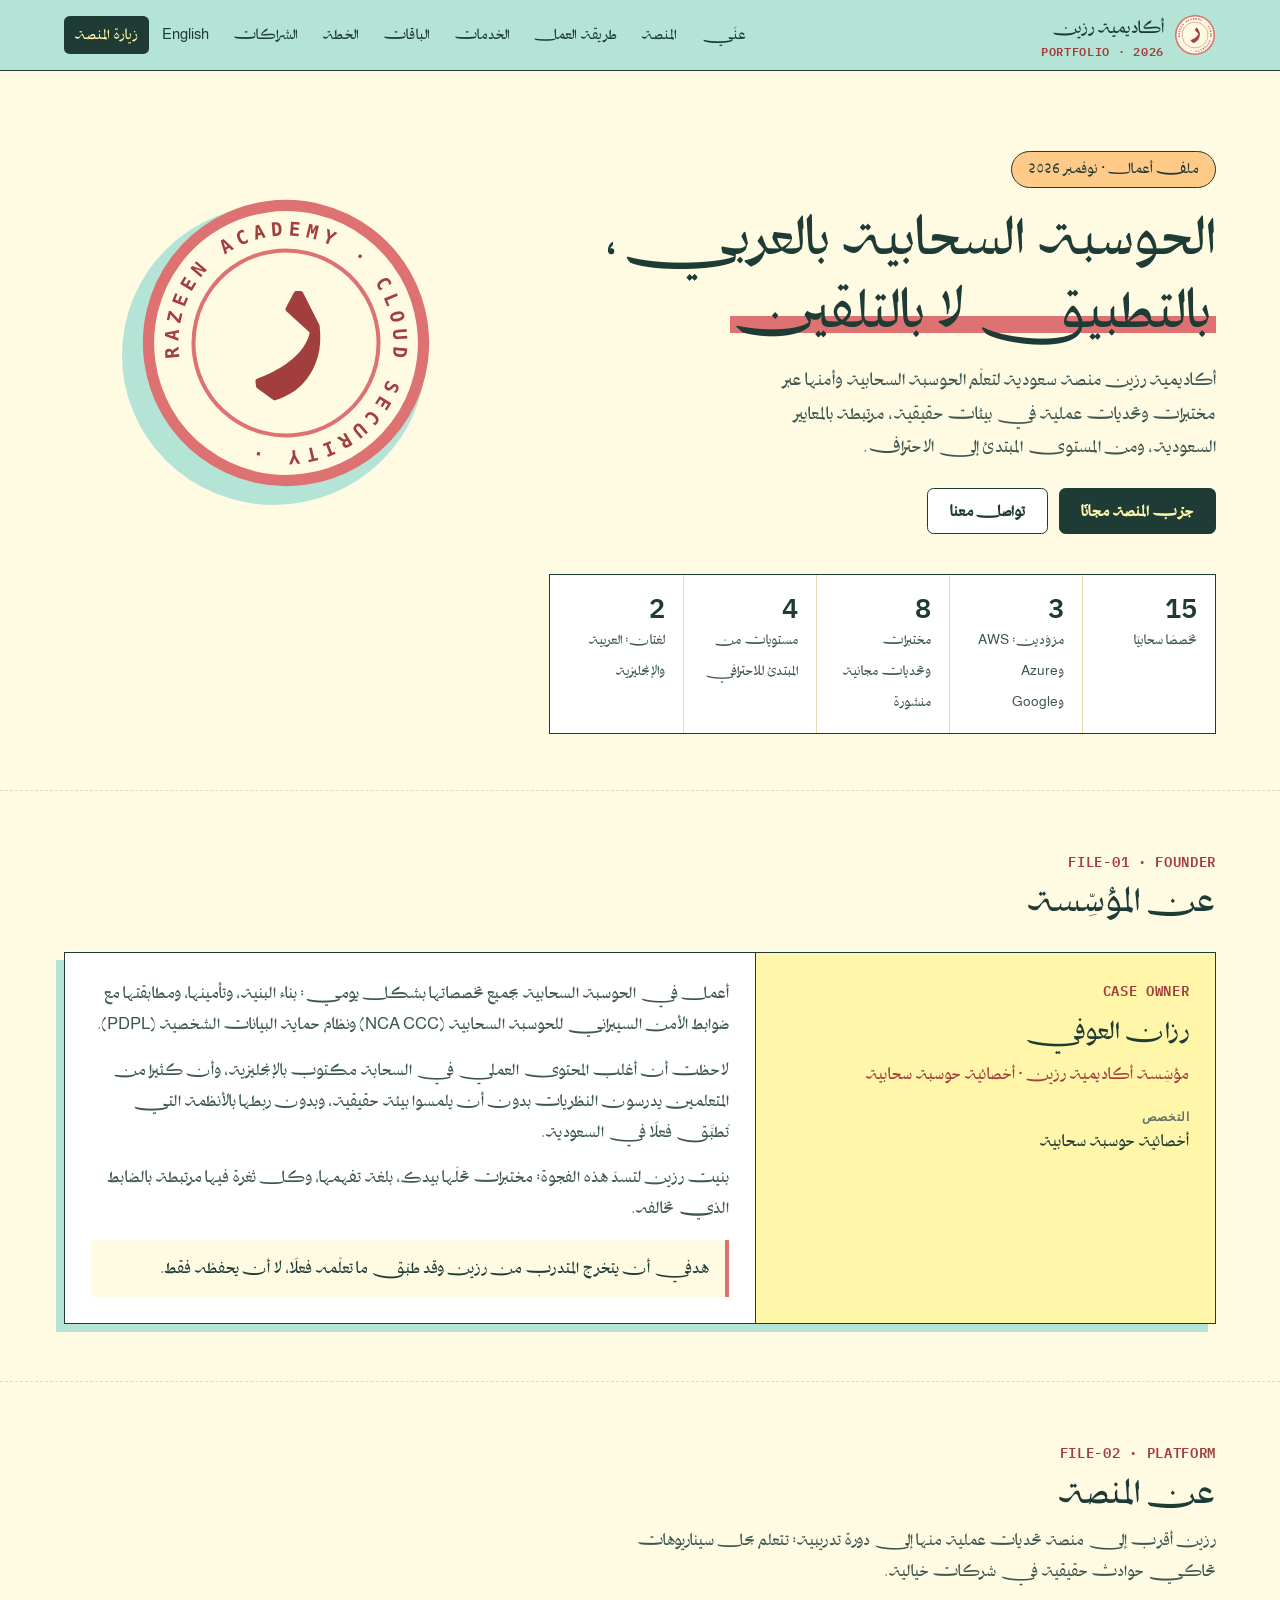
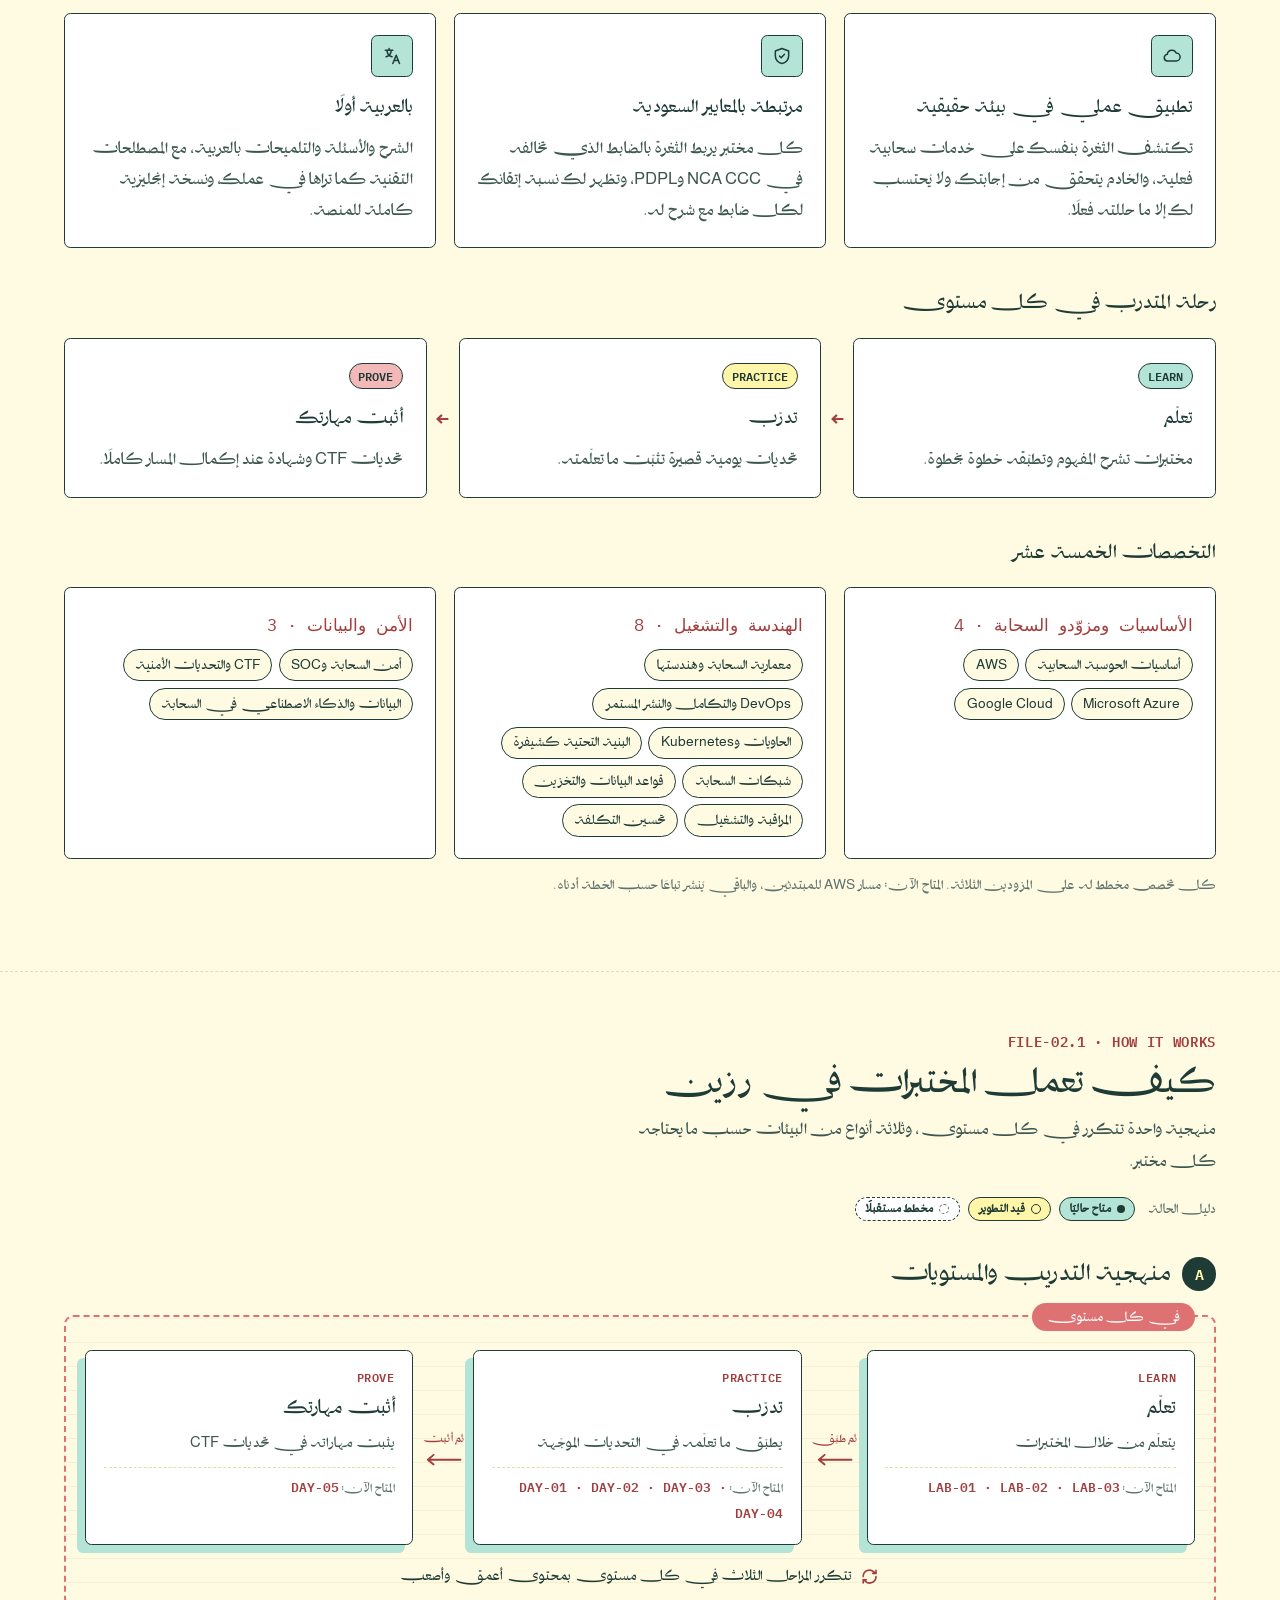
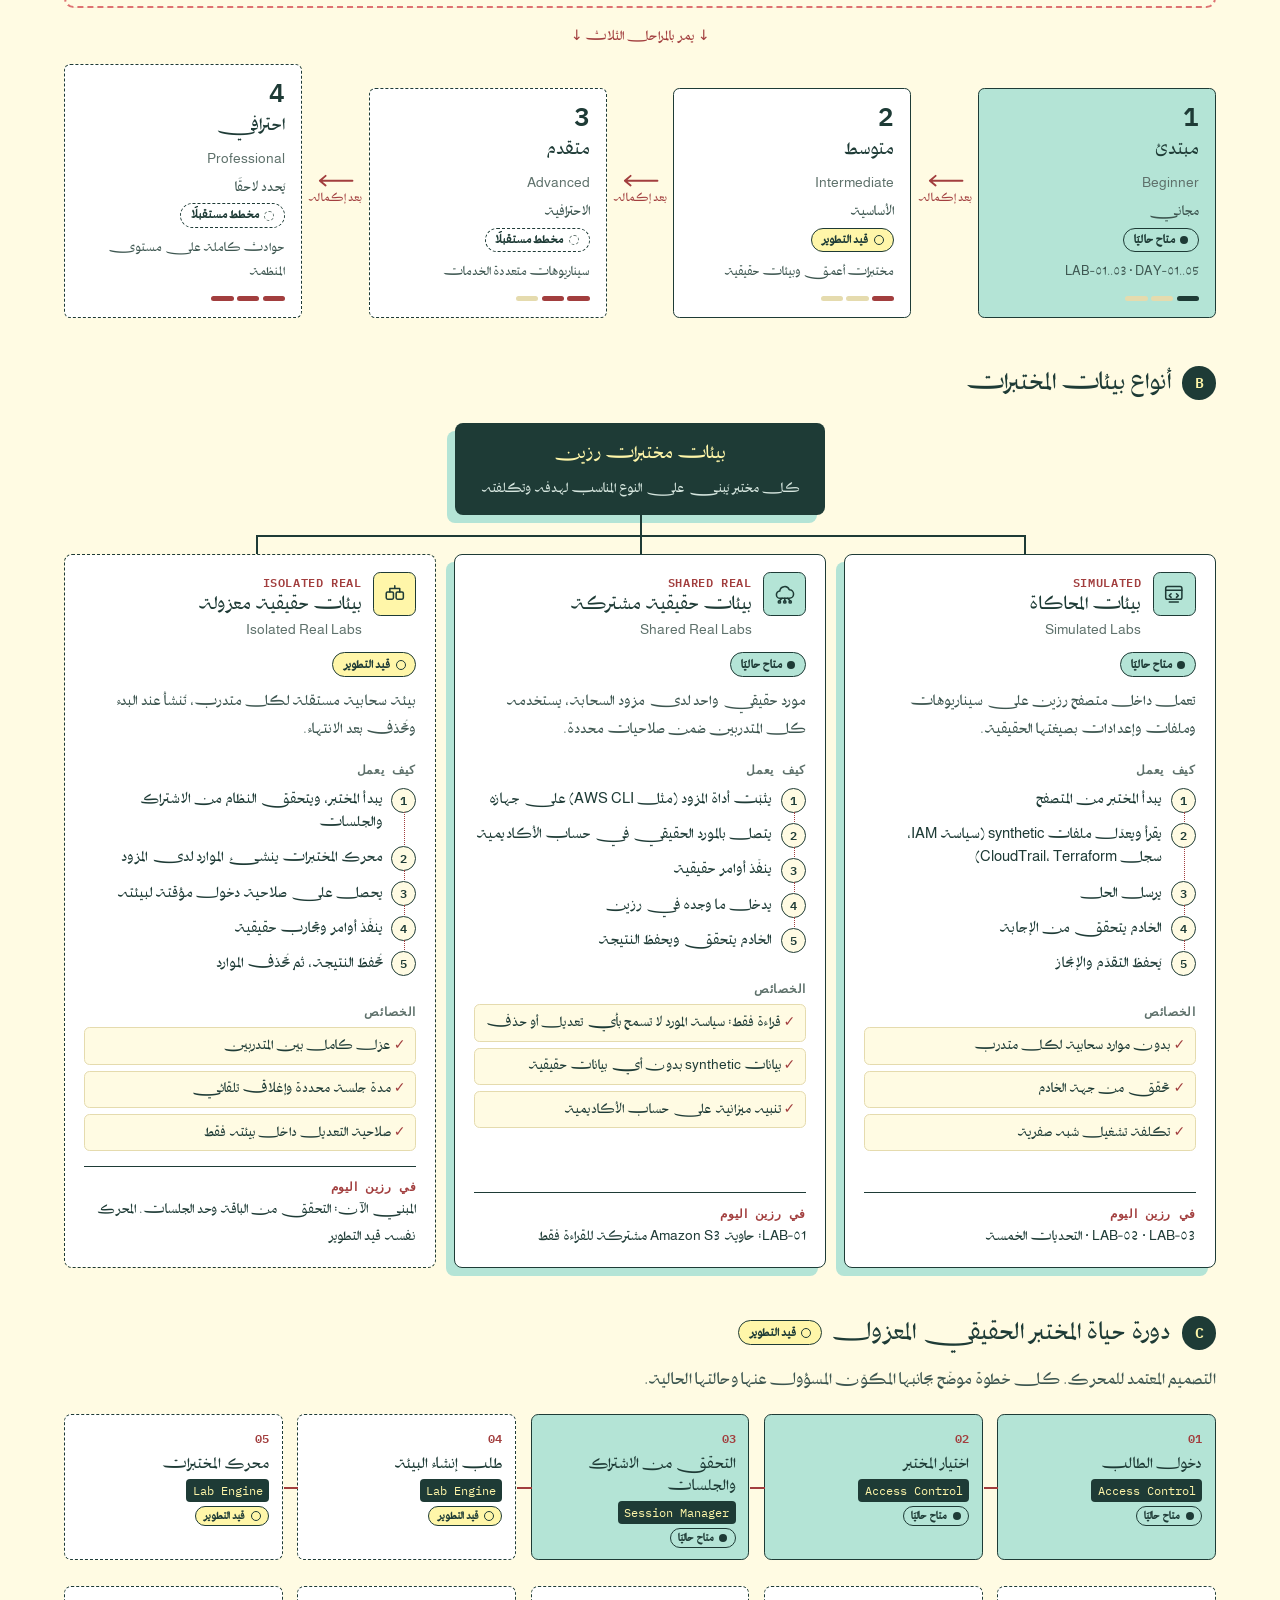
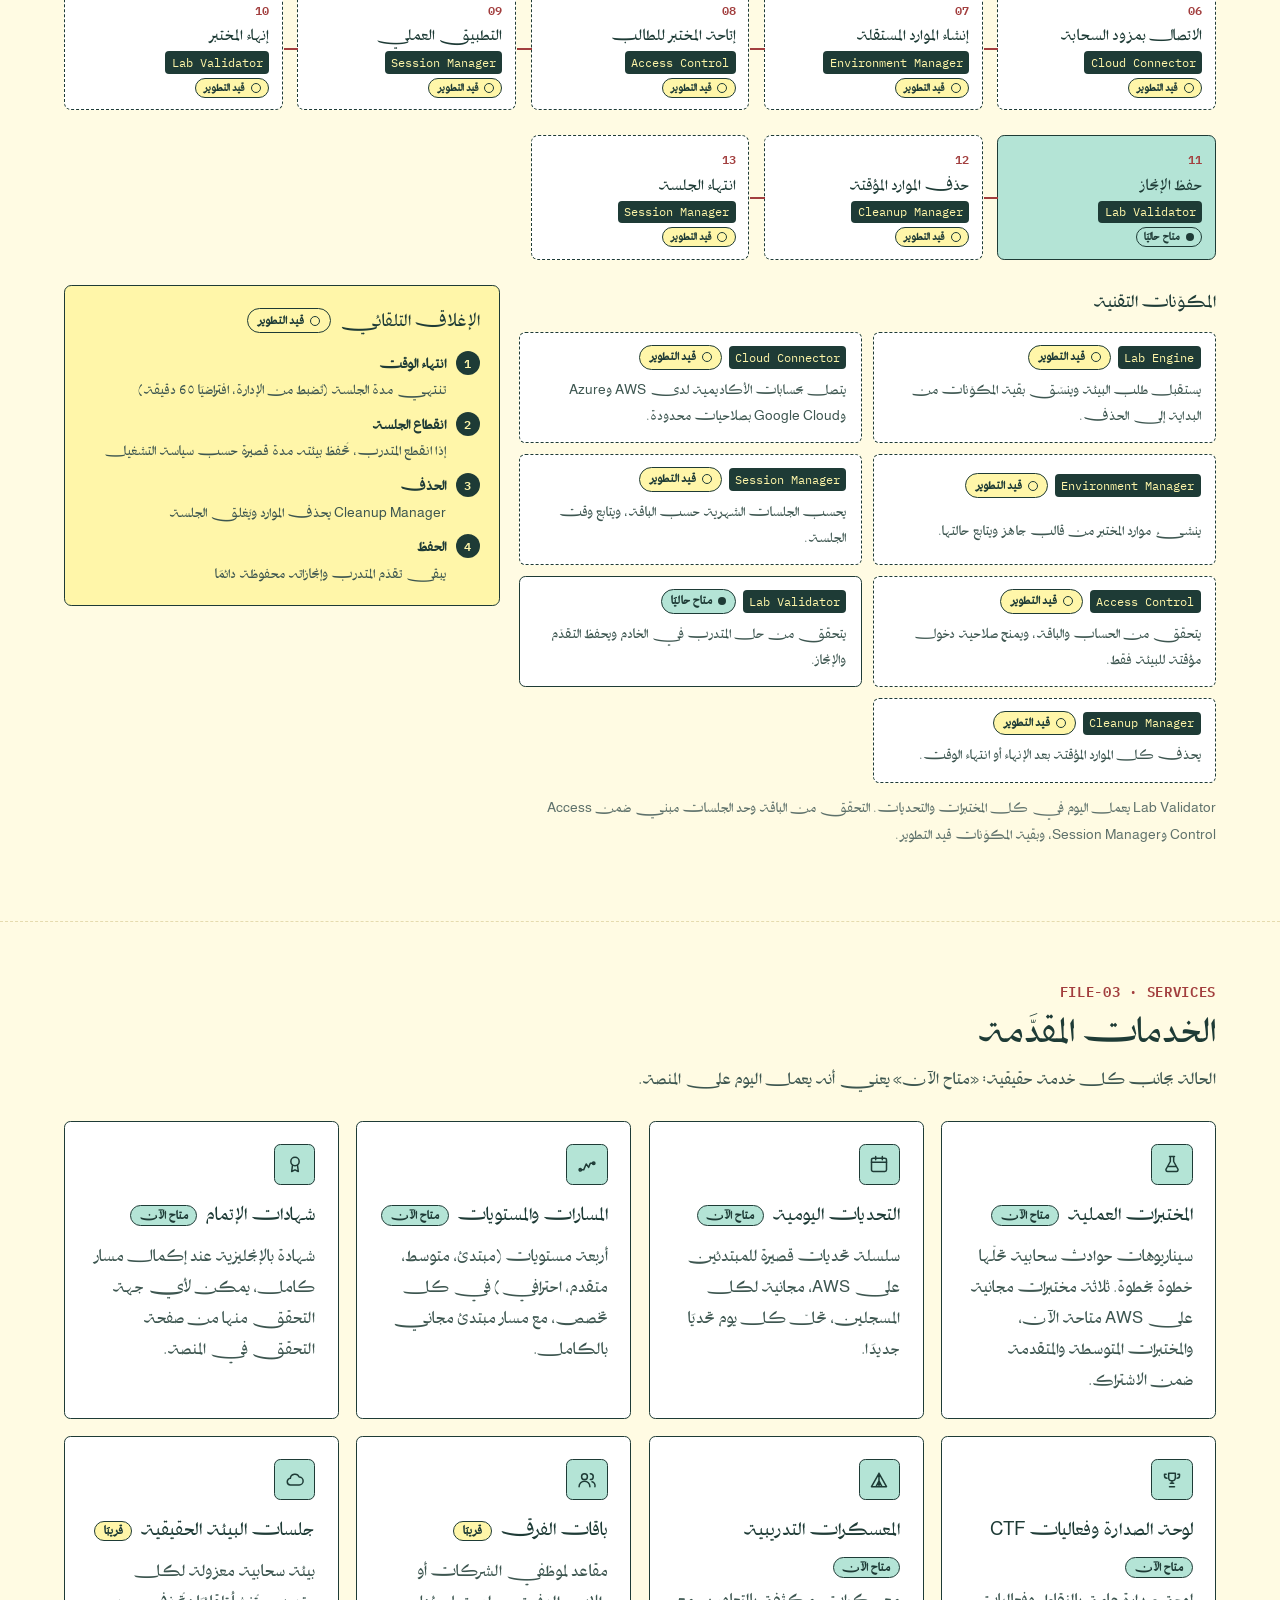
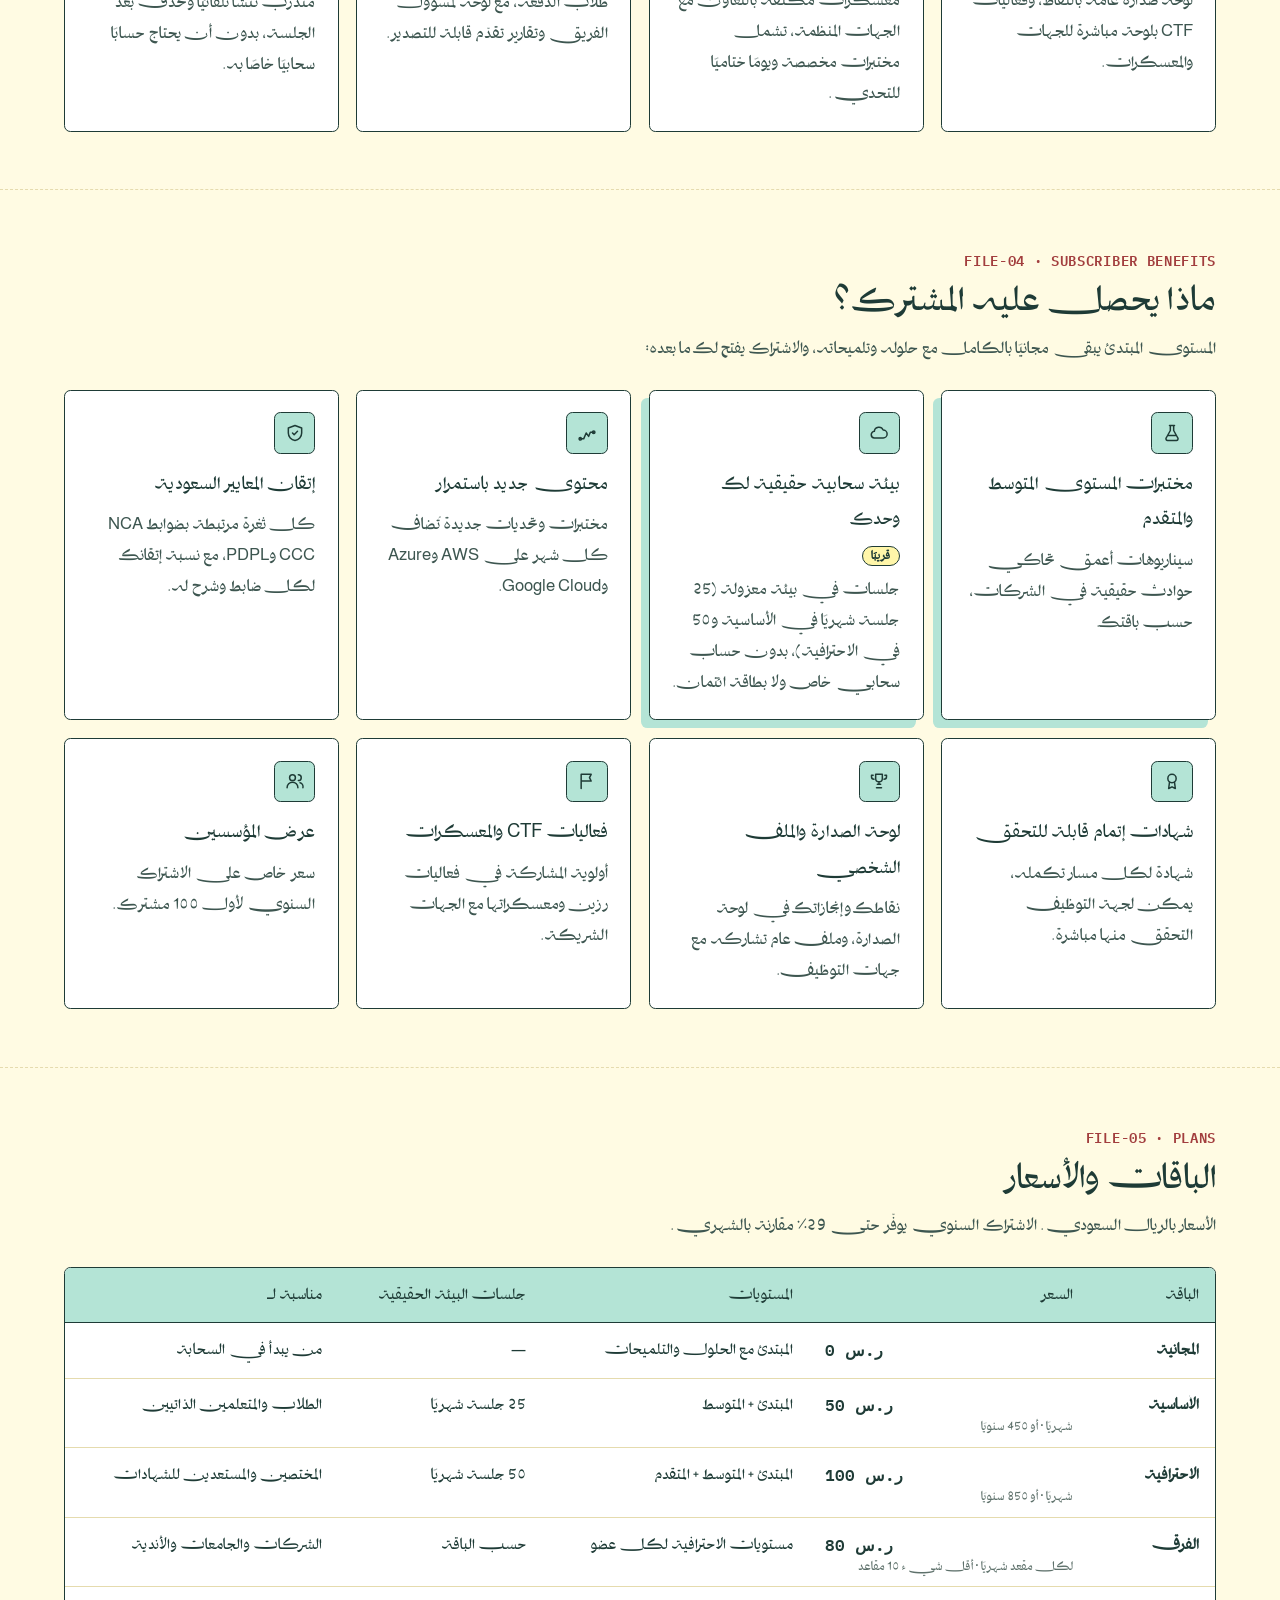
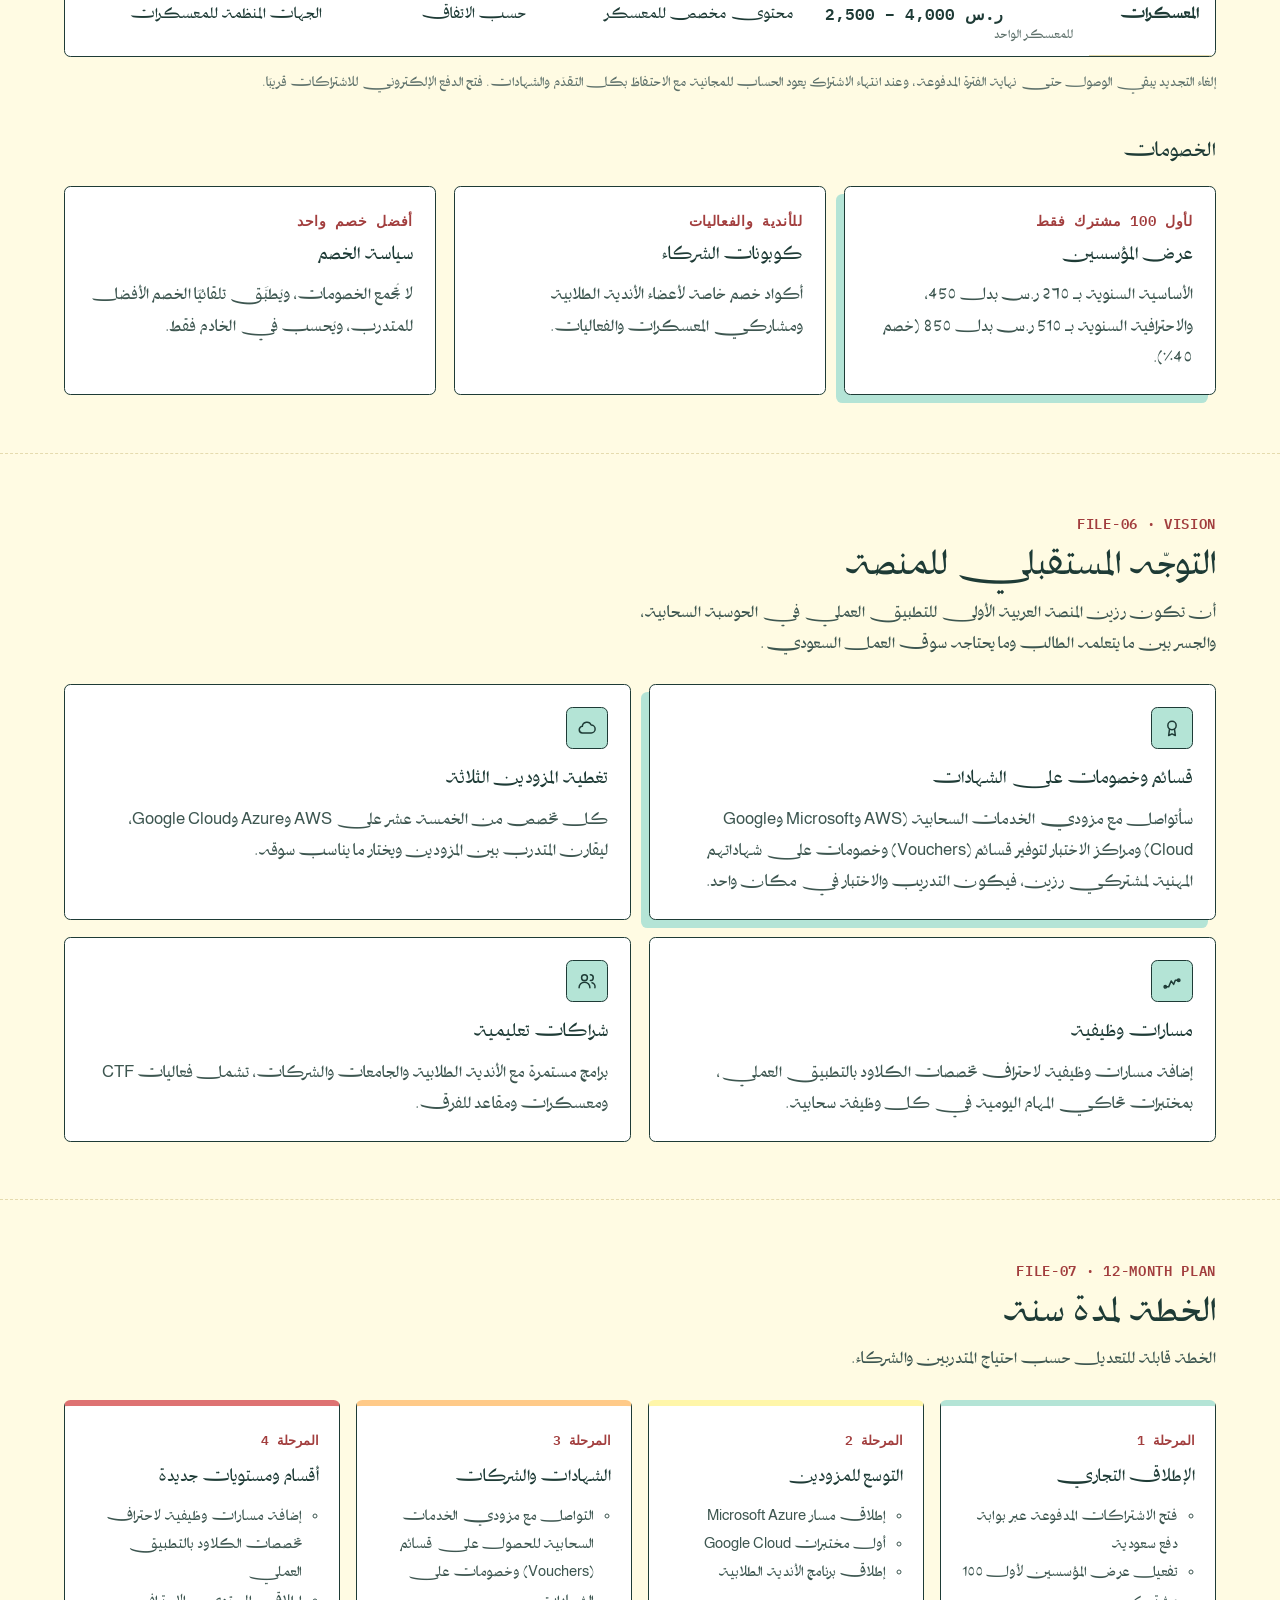
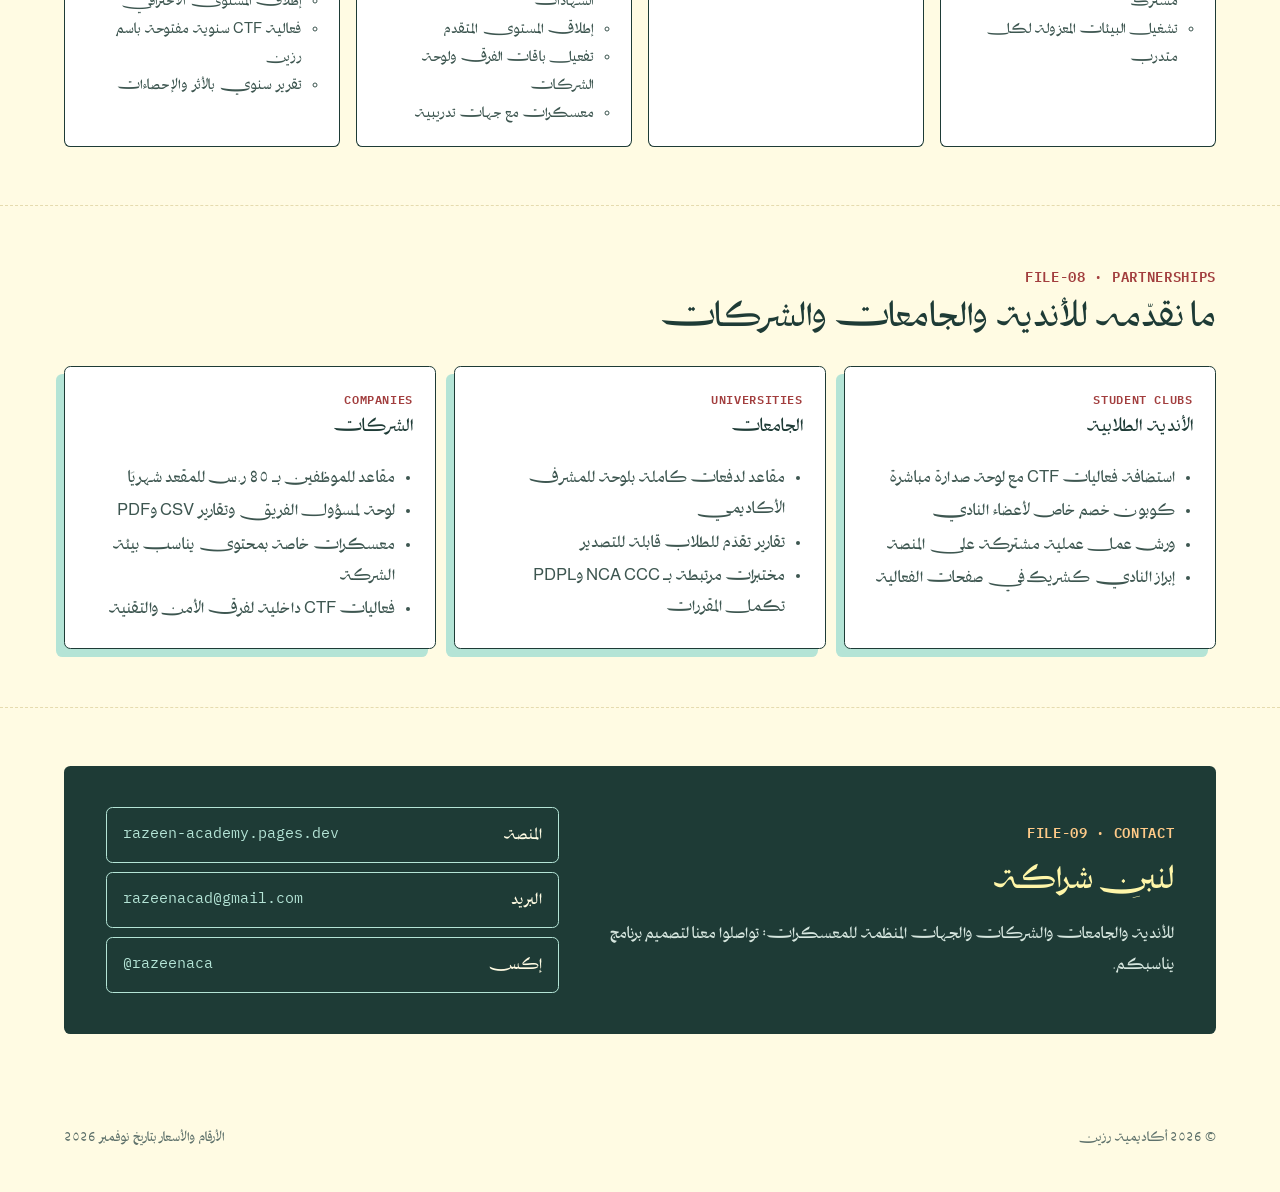
<file: razeen/index.html>
<!DOCTYPE html>
<html lang="ar" dir="rtl">
<head>
<meta charset="utf-8">
<meta name="viewport" content="width=device-width,initial-scale=1">
<title>ملف أعمال أكاديمية رزين</title>
<meta name="description" content="ملف أعمال أكاديمية رزين: من نحن، خدماتنا، الباقات والخصومات، وخطتنا للسنة القادمة وما نقدمه للأندية الطلابية والجامعات والشركات.">
<meta property="og:title" content="ملف أعمال أكاديمية رزين"><meta property="og:description" content="ملف أعمال أكاديمية رزين: من نحن، خدماتنا، الباقات والخصومات، وخطتنا للسنة القادمة وما نقدمه للأندية الطلابية والجامعات والشركات.">
<link rel="icon" href="assets/logo-stamp.svg" type="image/svg+xml">
<link rel="alternate" hreflang="en" href="https://razan-aloufi.github.io/razeen/en/">
<link rel="preconnect" href="https://fonts.googleapis.com"><link rel="preconnect" href="https://fonts.gstatic.com" crossorigin>
<link rel="stylesheet" href="https://fonts.googleapis.com/css2?family=Almarai:wght@400;700&family=IBM+Plex+Mono:wght@500;600&display=swap">
<link rel="stylesheet" href="assets/portfolio.css">
</head>
<body>
<a class="skip" href="#main">تخطَّ إلى المحتوى</a>
<header class="top"><div class="wrap">
  <a class="brand" href="#top"><img src="assets/logo-stamp.svg" alt="" width="42" height="42"><span>أكاديمية رزين<small>PORTFOLIO · 2026</small></span></a>
  <nav aria-label="ملف أعمال أكاديمية رزين"><a href="#about">عنّي</a><a href="#platform">المنصة</a><a href="#method">طريقة العمل</a><a href="#services">الخدمات</a><a href="#plans">الباقات</a><a href="#roadmap">الخطة</a><a href="#partners">الشراكات</a><a class="lang" href="/razeen/en/" lang="en">English</a><a class="solid" href="https://razeen-academy.pages.dev/">زيارة المنصة</a></nav>
</div></header>
<main id="main">
<section class="hero" id="top"><div class="wrap">
  <div>
    <span class="badge">ملف أعمال · نوفمبر 2026</span>
    <h1>الحوسبة السحابية بالعربي،<br><mark>بالتطبيق لا بالتلقين</mark></h1>
    <p class="lead">أكاديمية رزين منصة سعودية لتعلّم الحوسبة السحابية وأمنها عبر مختبرات وتحديات عملية في بيئات حقيقية، مرتبطة بالمعايير السعودية، ومن المستوى المبتدئ إلى الاحتراف.</p>
    <div class="acts noprint"><a class="cta primary" href="https://razeen-academy.pages.dev/">جرّب المنصة مجانًا</a><a class="cta" href="#contact">تواصل معنا</a></div>
  </div>
  <div class="seal"><img src="assets/logo-stamp.svg" alt="أكاديمية رزين" width="300" height="300"></div>
</div>
<div class="wrap"><div class="facts"><div><b>15</b><span>تخصصًا سحابيًا</span></div><div><b>3</b><span>مزوّدين: AWS وAzure وGoogle</span></div><div><b>8</b><span>مختبرات وتحديات مجانية منشورة</span></div><div><b>4</b><span>مستويات من المبتدئ للاحترافي</span></div><div><b>2</b><span>لغتان: العربية والإنجليزية</span></div></div></div></section>
<section class="file" id="about"><div class="wrap">
<div class="sec-h"><span class="kick">FILE-01 · FOUNDER</span><h2>عن المؤسِّسة</h2></div>
<div class="dossier"><div class="id"><span class="kick">CASE OWNER</span><h3>رزان العوفي</h3><p class="role">مؤسِّسة أكاديمية رزين · أخصائية حوسبة سحابية</p><dl><div><dt>التخصص</dt><dd>أخصائية حوسبة سحابية</dd></div></dl></div><div class="txt"><p>أعمل في الحوسبة السحابية بجميع تخصصاتها بشكل يومي: بناء البنية، وتأمينها، ومطابقتها مع ضوابط الأمن السيبراني للحوسبة السحابية (NCA CCC) ونظام حماية البيانات الشخصية (PDPL).</p><p>لاحظت أن أغلب المحتوى العملي في السحابة مكتوب بالإنجليزية، وأن كثيرًا من المتعلمين يدرسون النظريات بدون أن يلمسوا بيئة حقيقية، وبدون ربطها بالأنظمة التي تُطبَّق فعلًا في السعودية.</p><p>بنيت رزين لتسدّ هذه الفجوة: مختبرات تحلّها بيدك، بلغة تفهمها، وكل ثغرة فيها مرتبطة بالضابط الذي تخالفه.</p><blockquote>هدفي أن يتخرج المتدرب من رزين وقد طبّق ما تعلّمه فعلًا، لا أن يحفظه فقط.</blockquote></div></div></div></section>
<section class="file" id="platform"><div class="wrap">
<div class="sec-h"><span class="kick">FILE-02 · PLATFORM</span><h2>عن المنصة</h2><p>رزين أقرب إلى منصة تحديات عملية منها إلى دورة تدريبية: تتعلم بحل سيناريوهات تحاكي حوادث حقيقية في شركات خيالية.</p></div>
<div class="grid g3"><article class="card"><div class="ico" aria-hidden="true"><svg viewBox="0 0 24 24" fill="none" stroke="currentColor" stroke-width="1.8" stroke-linecap="round" stroke-linejoin="round"><path d="M7 18a4 4 0 0 1-.6-8A5.5 5.5 0 0 1 17 8.5 4.5 4.5 0 0 1 17 18z"/></svg></div><h3>تطبيق عملي في بيئة حقيقية</h3><p>تكتشف الثغرة بنفسك على خدمات سحابية فعلية، والخادم يتحقق من إجابتك، ولا يُحتسب لك إلا ما حللته فعلًا.</p></article><article class="card"><div class="ico" aria-hidden="true"><svg viewBox="0 0 24 24" fill="none" stroke="currentColor" stroke-width="1.8" stroke-linecap="round" stroke-linejoin="round"><path d="M12 3 4 6v6c0 4.5 3.4 8.3 8 9 4.6-.7 8-4.5 8-9V6z"/><path d="m9 12 2 2 4-4"/></svg></div><h3>مرتبطة بالمعايير السعودية</h3><p>كل مختبر يربط الثغرة بالضابط الذي تخالفه في NCA CCC وPDPL، وتظهر لك نسبة إتقانك لكل ضابط مع شرح له.</p></article><article class="card"><div class="ico" aria-hidden="true"><svg viewBox="0 0 24 24" fill="none" stroke="currentColor" stroke-width="1.8" stroke-linecap="round" stroke-linejoin="round"><path d="M4 5h9M8.5 3v2M6 5c0 4 3 7 6 8M11 5c0 4-3 7-6 8M13 21l4-10 4 10M14.5 17.5h5"/></svg></div><h3>بالعربية أولًا</h3><p>الشرح والأسئلة والتلميحات بالعربية، مع المصطلحات التقنية كما تراها في عملك، ونسخة إنجليزية كاملة للمنصة.</p></article></div>
<h3 style="margin:2.2rem 0 1rem;font-weight:400;font-size:1.3rem">رحلة المتدرب في كل مستوى</h3>
<div class="flow"><article class="card"><span class="tag code now">LEARN</span><h3 style="margin-top:.6rem">تعلّم</h3><p>مختبرات تشرح المفهوم وتطبّقه خطوة بخطوة.</p></article><span class="arr" aria-hidden="true">→</span><article class="card"><span class="tag code soon">PRACTICE</span><h3 style="margin-top:.6rem">تدرّب</h3><p>تحديات يومية قصيرة تثبّت ما تعلّمته.</p></article><span class="arr" aria-hidden="true">→</span><article class="card"><span class="tag code plan">PROVE</span><h3 style="margin-top:.6rem">أثبت مهارتك</h3><p>تحديات CTF وشهادة عند إكمال المسار كاملًا.</p></article></div>
<h3 style="margin:2.2rem 0 1rem;font-weight:400;font-size:1.3rem">التخصصات الخمسة عشر</h3>
<div class="grid g3 specs"><article class="card"><h3>الأساسيات ومزوّدو السحابة · 4</h3><div class="chips"><span>أساسيات الحوسبة السحابية</span><span>AWS</span><span>Microsoft Azure</span><span>Google Cloud</span></div></article><article class="card"><h3>الهندسة والتشغيل · 8</h3><div class="chips"><span>معمارية السحابة وهندستها</span><span>DevOps والتكامل والنشر المستمر</span><span>الحاويات وKubernetes</span><span>البنية التحتية كشيفرة</span><span>شبكات السحابة</span><span>قواعد البيانات والتخزين</span><span>المراقبة والتشغيل</span><span>تحسين التكلفة</span></div></article><article class="card"><h3>الأمن والبيانات · 3</h3><div class="chips"><span>أمن السحابة وSOC</span><span>CTF والتحديات الأمنية</span><span>البيانات والذكاء الاصطناعي في السحابة</span></div></article></div><p class="note">كل تخصص مخطط له على المزودين الثلاثة. المتاح الآن: مسار AWS للمبتدئين، والباقي يُنشر تباعًا حسب الخطة أدناه.</p></div></section>
<section class="file lx" id="method" aria-labelledby="lx-h"><div class="wrap"><div class="sec-h"><span class="kick">FILE-02.1 · HOW IT WORKS</span><h2 id="lx-h">كيف تعمل المختبرات في رزين</h2><p>منهجية واحدة تتكرر في كل مستوى، وثلاثة أنواع من البيئات حسب ما يحتاجه كل مختبر.</p></div><div class="lx-legend" role="note"><b>دليل الحالة</b><span class="lx-st av">متاح حاليًا</span><span class="lx-st dev">قيد التطوير</span><span class="lx-st pl">مخطط مستقبلًا</span></div><h3 class="lx-h3"><span class="lx-num">A</span>منهجية التدريب والمستويات</h3><div class="lx-cycle"><span class="lx-frame-l">في كل مستوى</span><ol class="lx-phases"><li class="lx-phase mint"><span class="lx-code">LEARN</span><b>تعلّم</b><p>يتعلّم من خلال المختبرات</p><span class="lx-avail">المتاح الآن: <span class="mono">LAB-01 · LAB-02 · LAB-03</span></span></li><li class="lx-link" aria-hidden="true"><small>ثم طبّق</small><span class="lx-arr" aria-hidden="true"><svg viewBox="0 0 40 16" fill="none" stroke="currentColor" stroke-width="2" stroke-linecap="round" stroke-linejoin="round"><path d="M2 8h34M30 3l6 5-6 5"/></svg></span></li><li class="lx-phase lemon"><span class="lx-code">PRACTICE</span><b>تدرّب</b><p>يطبّق ما تعلّمه في التحديات الموجّهة</p><span class="lx-avail">المتاح الآن: <span class="mono">DAY-01 · DAY-02 · DAY-03 · DAY-04</span></span></li><li class="lx-link" aria-hidden="true"><small>ثم أثبت</small><span class="lx-arr" aria-hidden="true"><svg viewBox="0 0 40 16" fill="none" stroke="currentColor" stroke-width="2" stroke-linecap="round" stroke-linejoin="round"><path d="M2 8h34M30 3l6 5-6 5"/></svg></span></li><li class="lx-phase rose"><span class="lx-code">PROVE</span><b>أثبت مهارتك</b><p>يثبت مهاراته في تحديات CTF</p><span class="lx-avail">المتاح الآن: <span class="mono">DAY-05</span></span></li></ol><p class="lx-repeat"><svg viewBox="0 0 24 24" aria-hidden="true" fill="none" stroke="currentColor" stroke-width="2" stroke-linecap="round"><path d="M4 12a8 8 0 0 1 14-5.3M20 4v4h-4M20 12a8 8 0 0 1-14 5.3M4 20v-4h4"/></svg>تتكرر المراحل الثلاث في كل مستوى بمحتوى أعمق وأصعب</p></div><div class="lx-passes" aria-hidden="true">↓ يمر بالمراحل الثلاث ↓</div><ol class="lx-levels"><li class="lx-level sav d1"><span class="lx-ln">1</span><b>مبتدئ</b><span class="lx-alt">Beginner</span><span class="lx-plan">مجاني</span><span class="lx-st av">متاح حاليًا</span><small>LAB-01..03 · DAY-01..05</small><span class="lx-depth" aria-hidden="true"><i></i><i></i><i></i></span></li><li class="lx-next" aria-hidden="true"><span class="lx-arr" aria-hidden="true"><svg viewBox="0 0 40 16" fill="none" stroke="currentColor" stroke-width="2" stroke-linecap="round" stroke-linejoin="round"><path d="M2 8h34M30 3l6 5-6 5"/></svg></span><small>بعد إكماله</small></li><li class="lx-level sdev d2"><span class="lx-ln">2</span><b>متوسط</b><span class="lx-alt">Intermediate</span><span class="lx-plan">الأساسية</span><span class="lx-st dev">قيد التطوير</span><small>مختبرات أعمق وبيئات حقيقية</small><span class="lx-depth" aria-hidden="true"><i></i><i></i><i></i></span></li><li class="lx-next" aria-hidden="true"><span class="lx-arr" aria-hidden="true"><svg viewBox="0 0 40 16" fill="none" stroke="currentColor" stroke-width="2" stroke-linecap="round" stroke-linejoin="round"><path d="M2 8h34M30 3l6 5-6 5"/></svg></span><small>بعد إكماله</small></li><li class="lx-level spl d3"><span class="lx-ln">3</span><b>متقدم</b><span class="lx-alt">Advanced</span><span class="lx-plan">الاحترافية</span><span class="lx-st pl">مخطط مستقبلًا</span><small>سيناريوهات متعددة الخدمات</small><span class="lx-depth" aria-hidden="true"><i></i><i></i><i></i></span></li><li class="lx-next" aria-hidden="true"><span class="lx-arr" aria-hidden="true"><svg viewBox="0 0 40 16" fill="none" stroke="currentColor" stroke-width="2" stroke-linecap="round" stroke-linejoin="round"><path d="M2 8h34M30 3l6 5-6 5"/></svg></span><small>بعد إكماله</small></li><li class="lx-level spl d4"><span class="lx-ln">4</span><b>احترافي</b><span class="lx-alt">Professional</span><span class="lx-plan">يُحدد لاحقًا</span><span class="lx-st pl">مخطط مستقبلًا</span><small>حوادث كاملة على مستوى المنظمة</small><span class="lx-depth" aria-hidden="true"><i></i><i></i><i></i></span></li></ol><h3 class="lx-h3"><span class="lx-num">B</span>أنواع بيئات المختبرات</h3><div class="lx-map"><div class="lx-root"><b>بيئات مختبرات رزين</b><small>كل مختبر يُبنى على النوع المناسب لهدفه وتكلفته</small></div><div class="lx-branches" aria-hidden="true"><i></i><i></i><i></i></div><div class="lx-envs"><article class="lx-env sav"><header><span class="lx-ico" aria-hidden="true"><svg viewBox="0 0 24 24" fill="none" stroke="currentColor" stroke-width="1.7" stroke-linecap="round" stroke-linejoin="round"><rect x="3" y="4" width="18" height="14" rx="2"/><path d="M3 8h18M7 21h10M9 12l-2 2 2 2M15 12l2 2-2 2"/></svg></span><div><span class="lx-code">SIMULATED</span><h4>بيئات المحاكاة</h4><span class="lx-alt">Simulated Labs</span></div><span class="lx-st av">متاح حاليًا</span></header><p class="lx-d">تعمل داخل متصفح رزين على سيناريوهات وملفات وإعدادات بصيغتها الحقيقية.</p><span class="lx-lbl">كيف يعمل</span><ol class="lx-flow"><li>يبدأ المختبر من المتصفح</li><li>يقرأ ويعدّل ملفات synthetic (سياسة IAM، سجل CloudTrail، Terraform)</li><li>يرسل الحل</li><li>الخادم يتحقق من الإجابة</li><li>يُحفظ التقدّم والإنجاز</li></ol><span class="lx-lbl">الخصائص</span><ul class="lx-props"><li>بدون موارد سحابية لكل متدرب</li><li>تحقق من جهة الخادم</li><li>تكلفة تشغيل شبه صفرية</li></ul><p class="lx-ex"><span>في رزين اليوم</span>LAB-02 · LAB-03 · التحديات الخمسة</p></article><article class="lx-env sav"><header><span class="lx-ico" aria-hidden="true"><svg viewBox="0 0 24 24" fill="none" stroke="currentColor" stroke-width="1.7" stroke-linecap="round" stroke-linejoin="round"><path d="M7 17a4 4 0 0 1-.6-8A5.5 5.5 0 0 1 17 7.5 4.5 4.5 0 0 1 17 17z"/><circle cx="6" cy="21" r="1.3"/><circle cx="12" cy="21" r="1.3"/><circle cx="18" cy="21" r="1.3"/><path d="M12 17v2.7M6 19.7 9 17M18 19.7 15 17"/></svg></span><div><span class="lx-code">SHARED REAL</span><h4>بيئات حقيقية مشتركة</h4><span class="lx-alt">Shared Real Labs</span></div><span class="lx-st av">متاح حاليًا</span></header><p class="lx-d">مورد حقيقي واحد لدى مزود السحابة، يستخدمه كل المتدربين ضمن صلاحيات محددة.</p><span class="lx-lbl">كيف يعمل</span><ol class="lx-flow"><li>يثبّت أداة المزود (مثل AWS CLI) على جهازه</li><li>يتصل بالمورد الحقيقي في حساب الأكاديمية</li><li>ينفّذ أوامر حقيقية</li><li>يدخل ما وجده في رزين</li><li>الخادم يتحقق ويحفظ النتيجة</li></ol><span class="lx-lbl">الخصائص</span><ul class="lx-props"><li>قراءة فقط: سياسة المورد لا تسمح بأي تعديل أو حذف</li><li>بيانات synthetic بدون أي بيانات حقيقية</li><li>تنبيه ميزانية على حساب الأكاديمية</li></ul><p class="lx-ex"><span>في رزين اليوم</span>LAB-01: حاوية Amazon S3 مشتركة للقراءة فقط</p></article><article class="lx-env sdev"><header><span class="lx-ico" aria-hidden="true"><svg viewBox="0 0 24 24" fill="none" stroke="currentColor" stroke-width="1.7" stroke-linecap="round" stroke-linejoin="round"><rect x="2.5" y="10" width="8" height="8" rx="1.5"/><rect x="13.5" y="10" width="8" height="8" rx="1.5"/><path d="M6.5 10V6h11v4M12 3v3"/></svg></span><div><span class="lx-code">ISOLATED REAL</span><h4>بيئات حقيقية معزولة</h4><span class="lx-alt">Isolated Real Labs</span></div><span class="lx-st dev">قيد التطوير</span></header><p class="lx-d">بيئة سحابية مستقلة لكل متدرب، تُنشأ عند البدء وتُحذف بعد الانتهاء.</p><span class="lx-lbl">كيف يعمل</span><ol class="lx-flow"><li>يبدأ المختبر، ويتحقق النظام من الاشتراك والجلسات</li><li>محرك المختبرات ينشئ الموارد لدى المزود</li><li>يحصل على صلاحية دخول مؤقتة لبيئته</li><li>ينفّذ أوامر وتجارب حقيقية</li><li>تُحفظ النتيجة، ثم تُحذف الموارد</li></ol><span class="lx-lbl">الخصائص</span><ul class="lx-props"><li>عزل كامل بين المتدربين</li><li>مدة جلسة محددة وإغلاق تلقائي</li><li>صلاحية التعديل داخل بيئته فقط</li></ul><p class="lx-ex"><span>في رزين اليوم</span>المبني الآن: التحقق من الباقة وحد الجلسات. المحرك نفسه قيد التطوير</p></article></div></div><h3 class="lx-h3"><span class="lx-num">C</span>دورة حياة المختبر الحقيقي المعزول <span class="lx-st dev">قيد التطوير</span></h3><p class="lx-sub">التصميم المعتمد للمحرك. كل خطوة موضّح بجانبها المكوّن المسؤول عنها وحالتها الحالية.</p><ol class="lx-life"><li class="sav"><span class="lx-n mono">01</span><b>دخول الطالب</b><span class="lx-comp mono">Access Control</span><span class="lx-st av">متاح حاليًا</span></li><li class="sav"><span class="lx-n mono">02</span><b>اختيار المختبر</b><span class="lx-comp mono">Access Control</span><span class="lx-st av">متاح حاليًا</span></li><li class="sav"><span class="lx-n mono">03</span><b>التحقق من الاشتراك والجلسات</b><span class="lx-comp mono">Session Manager</span><span class="lx-st av">متاح حاليًا</span></li><li class="sdev"><span class="lx-n mono">04</span><b>طلب إنشاء البيئة</b><span class="lx-comp mono">Lab Engine</span><span class="lx-st dev">قيد التطوير</span></li><li class="sdev"><span class="lx-n mono">05</span><b>محرك المختبرات</b><span class="lx-comp mono">Lab Engine</span><span class="lx-st dev">قيد التطوير</span></li><li class="sdev"><span class="lx-n mono">06</span><b>الاتصال بمزود السحابة</b><span class="lx-comp mono">Cloud Connector</span><span class="lx-st dev">قيد التطوير</span></li><li class="sdev"><span class="lx-n mono">07</span><b>إنشاء الموارد المستقلة</b><span class="lx-comp mono">Environment Manager</span><span class="lx-st dev">قيد التطوير</span></li><li class="sdev"><span class="lx-n mono">08</span><b>إتاحة المختبر للطالب</b><span class="lx-comp mono">Access Control</span><span class="lx-st dev">قيد التطوير</span></li><li class="sdev"><span class="lx-n mono">09</span><b>التطبيق العملي</b><span class="lx-comp mono">Session Manager</span><span class="lx-st dev">قيد التطوير</span></li><li class="sdev"><span class="lx-n mono">10</span><b>إنهاء المختبر</b><span class="lx-comp mono">Lab Validator</span><span class="lx-st dev">قيد التطوير</span></li><li class="sav"><span class="lx-n mono">11</span><b>حفظ الإنجاز</b><span class="lx-comp mono">Lab Validator</span><span class="lx-st av">متاح حاليًا</span></li><li class="sdev"><span class="lx-n mono">12</span><b>حذف الموارد المؤقتة</b><span class="lx-comp mono">Cleanup Manager</span><span class="lx-st dev">قيد التطوير</span></li><li class="sdev"><span class="lx-n mono">13</span><b>انتهاء الجلسة</b><span class="lx-comp mono">Session Manager</span><span class="lx-st dev">قيد التطوير</span></li></ol><div class="lx-bottom"><div><h4 class="lx-h4">المكوّنات التقنية</h4><ul class="lx-comps"><li class="sdev"><span class="lx-comp mono">Lab Engine</span><span class="lx-st dev">قيد التطوير</span><p>يستقبل طلب البيئة وينسّق بقية المكوّنات من البداية إلى الحذف.</p></li><li class="sdev"><span class="lx-comp mono">Cloud Connector</span><span class="lx-st dev">قيد التطوير</span><p>يتصل بحسابات الأكاديمية لدى AWS وAzure وGoogle Cloud بصلاحيات محدودة.</p></li><li class="sdev"><span class="lx-comp mono">Environment Manager</span><span class="lx-st dev">قيد التطوير</span><p>ينشئ موارد المختبر من قالب جاهز ويتابع حالتها.</p></li><li class="sdev"><span class="lx-comp mono">Session Manager</span><span class="lx-st dev">قيد التطوير</span><p>يحسب الجلسات الشهرية حسب الباقة، ويتابع وقت الجلسة.</p></li><li class="sdev"><span class="lx-comp mono">Access Control</span><span class="lx-st dev">قيد التطوير</span><p>يتحقق من الحساب والباقة، ويمنح صلاحية دخول مؤقتة للبيئة فقط.</p></li><li class="sav"><span class="lx-comp mono">Lab Validator</span><span class="lx-st av">متاح حاليًا</span><p>يتحقق من حل المتدرب في الخادم ويحفظ التقدّم والإنجاز.</p></li><li class="sdev"><span class="lx-comp mono">Cleanup Manager</span><span class="lx-st dev">قيد التطوير</span><p>يحذف كل الموارد المؤقتة بعد الإنهاء أو انتهاء الوقت.</p></li></ul><p class="note">Lab Validator يعمل اليوم في كل المختبرات والتحديات. التحقق من الباقة وحد الجلسات مبني ضمن Access Control وSession Manager، وبقية المكوّنات قيد التطوير.</p></div><div class="lx-auto"><h4 class="lx-h4">الإغلاق التلقائي <span class="lx-st dev">قيد التطوير</span></h4><ol><li><b>انتهاء الوقت</b><span>تنتهي مدة الجلسة (تُضبط من الإدارة، افتراضيًا 60 دقيقة)</span></li><li><b>انقطاع الجلسة</b><span>إذا انقطع المتدرب، تُحفظ بيئته مدة قصيرة حسب سياسة التشغيل</span></li><li><b>الحذف</b><span>Cleanup Manager يحذف الموارد ويُغلق الجلسة</span></li><li><b>الحفظ</b><span>يبقى تقدّم المتدرب وإنجازاته محفوظة دائمًا</span></li></ol></div></div></div></section>
<section class="file" id="services"><div class="wrap">
<div class="sec-h"><span class="kick">FILE-03 · SERVICES</span><h2>الخدمات المقدَّمة</h2><p>الحالة بجانب كل خدمة حقيقية: «متاح الآن» يعني أنه يعمل اليوم على المنصة.</p></div>
<div class="grid g4"><article class="card"><div class="ico" aria-hidden="true"><svg viewBox="0 0 24 24" fill="none" stroke="currentColor" stroke-width="1.8" stroke-linecap="round" stroke-linejoin="round"><path d="M9 3h6M10 3v6l-5 9a2 2 0 0 0 2 3h10a2 2 0 0 0 2-3l-5-9V3"/><path d="M7.5 15h9"/></svg></div><h3>المختبرات العملية <span class="tag now">متاح الآن</span></h3><p>سيناريوهات حوادث سحابية تحلّها خطوة بخطوة. ثلاثة مختبرات مجانية على AWS متاحة الآن، والمختبرات المتوسطة والمتقدمة ضمن الاشتراك.</p></article><article class="card"><div class="ico" aria-hidden="true"><svg viewBox="0 0 24 24" fill="none" stroke="currentColor" stroke-width="1.8" stroke-linecap="round" stroke-linejoin="round"><rect x="3" y="5" width="18" height="16" rx="2"/><path d="M3 10h18M8 3v4M16 3v4"/></svg></div><h3>التحديات اليومية <span class="tag now">متاح الآن</span></h3><p>سلسلة تحديات قصيرة للمبتدئين على AWS، مجانية لكل المسجلين، تحلّ كل يوم تحديًا جديدًا.</p></article><article class="card"><div class="ico" aria-hidden="true"><svg viewBox="0 0 24 24" fill="none" stroke="currentColor" stroke-width="1.8" stroke-linecap="round" stroke-linejoin="round"><path d="M4 19h4l3-7 3 4 2-5h4"/><circle cx="4" cy="19" r="1.5"/><circle cx="20" cy="11" r="1.5"/></svg></div><h3>المسارات والمستويات <span class="tag now">متاح الآن</span></h3><p>أربعة مستويات (مبتدئ، متوسط، متقدم، احترافي) في كل تخصص، مع مسار مبتدئ مجاني بالكامل.</p></article><article class="card"><div class="ico" aria-hidden="true"><svg viewBox="0 0 24 24" fill="none" stroke="currentColor" stroke-width="1.8" stroke-linecap="round" stroke-linejoin="round"><circle cx="12" cy="9" r="5"/><path d="M9 13.5 8 21l4-2 4 2-1-7.5"/></svg></div><h3>شهادات الإتمام <span class="tag now">متاح الآن</span></h3><p>شهادة بالإنجليزية عند إكمال مسار كامل، يمكن لأي جهة التحقق منها من صفحة التحقق في المنصة.</p></article><article class="card"><div class="ico" aria-hidden="true"><svg viewBox="0 0 24 24" fill="none" stroke="currentColor" stroke-width="1.8" stroke-linecap="round" stroke-linejoin="round"><path d="M8 4h8v5a4 4 0 0 1-8 0zM5 5H3v2a3 3 0 0 0 3 3M19 5h2v2a3 3 0 0 1-3 3M10 16h4M9 20h6M12 13v3"/></svg></div><h3>لوحة الصدارة وفعاليات CTF <span class="tag now">متاح الآن</span></h3><p>لوحة صدارة عامة بالنقاط، وفعاليات CTF بلوحة مباشرة للجهات والمعسكرات.</p></article><article class="card"><div class="ico" aria-hidden="true"><svg viewBox="0 0 24 24" fill="none" stroke="currentColor" stroke-width="1.8" stroke-linecap="round" stroke-linejoin="round"><path d="M3 20 12 4l9 16zM12 4v16M8.5 20 12 13l3.5 7"/></svg></div><h3>المعسكرات التدريبية <span class="tag now">متاح الآن</span></h3><p>معسكرات مكثفة بالتعاون مع الجهات المنظمة، تشمل مختبرات مخصصة ويومًا ختاميًا للتحدي.</p></article><article class="card"><div class="ico" aria-hidden="true"><svg viewBox="0 0 24 24" fill="none" stroke="currentColor" stroke-width="1.8" stroke-linecap="round" stroke-linejoin="round"><circle cx="9" cy="8" r="3.5"/><path d="M2.5 20a6.5 6.5 0 0 1 13 0M16 4.5a3.5 3.5 0 0 1 0 7M18 14a5 5 0 0 1 3.5 6"/></svg></div><h3>باقات الفرق <span class="tag soon">قريبًا</span></h3><p>مقاعد لموظفي الشركات أو طلاب الدفعة، مع لوحة لمسؤول الفريق وتقارير تقدّم قابلة للتصدير.</p></article><article class="card"><div class="ico" aria-hidden="true"><svg viewBox="0 0 24 24" fill="none" stroke="currentColor" stroke-width="1.8" stroke-linecap="round" stroke-linejoin="round"><path d="M7 18a4 4 0 0 1-.6-8A5.5 5.5 0 0 1 17 8.5 4.5 4.5 0 0 1 17 18z"/></svg></div><h3>جلسات البيئة الحقيقية <span class="tag soon">قريبًا</span></h3><p>بيئة سحابية معزولة لكل متدرب تُنشأ تلقائيًا وتُحذف بعد الجلسة، بدون أن يحتاج حسابًا سحابيًا خاصًا به.</p></article></div></div></section>
<section class="file" id="why"><div class="wrap">
<div class="sec-h"><span class="kick">FILE-04 · SUBSCRIBER BENEFITS</span><h2>ماذا يحصل عليه المشترك؟</h2><p>المستوى المبتدئ يبقى مجانيًا بالكامل مع حلوله وتلميحاته، والاشتراك يفتح لك ما بعده:</p></div>
<div class="grid g4"><article class="card lift"><div class="ico" aria-hidden="true"><svg viewBox="0 0 24 24" fill="none" stroke="currentColor" stroke-width="1.8" stroke-linecap="round" stroke-linejoin="round"><path d="M9 3h6M10 3v6l-5 9a2 2 0 0 0 2 3h10a2 2 0 0 0 2-3l-5-9V3"/><path d="M7.5 15h9"/></svg></div><h3>مختبرات المستوى المتوسط والمتقدم</h3><p>سيناريوهات أعمق تحاكي حوادث حقيقية في الشركات، حسب باقتك.</p></article><article class="card lift"><div class="ico" aria-hidden="true"><svg viewBox="0 0 24 24" fill="none" stroke="currentColor" stroke-width="1.8" stroke-linecap="round" stroke-linejoin="round"><path d="M7 18a4 4 0 0 1-.6-8A5.5 5.5 0 0 1 17 8.5 4.5 4.5 0 0 1 17 18z"/></svg></div><h3>بيئة سحابية حقيقية لك وحدك <span class="tag soon">قريبًا</span></h3><p>جلسات في بيئة معزولة (25 جلسة شهريًا في الأساسية و50 في الاحترافية)، بدون حساب سحابي خاص ولا بطاقة ائتمان.</p></article><article class="card"><div class="ico" aria-hidden="true"><svg viewBox="0 0 24 24" fill="none" stroke="currentColor" stroke-width="1.8" stroke-linecap="round" stroke-linejoin="round"><path d="M4 19h4l3-7 3 4 2-5h4"/><circle cx="4" cy="19" r="1.5"/><circle cx="20" cy="11" r="1.5"/></svg></div><h3>محتوى جديد باستمرار</h3><p>مختبرات وتحديات جديدة تُضاف كل شهر على AWS وAzure وGoogle Cloud.</p></article><article class="card"><div class="ico" aria-hidden="true"><svg viewBox="0 0 24 24" fill="none" stroke="currentColor" stroke-width="1.8" stroke-linecap="round" stroke-linejoin="round"><path d="M12 3 4 6v6c0 4.5 3.4 8.3 8 9 4.6-.7 8-4.5 8-9V6z"/><path d="m9 12 2 2 4-4"/></svg></div><h3>إتقان المعايير السعودية</h3><p>كل ثغرة مرتبطة بضوابط NCA CCC وPDPL، مع نسبة إتقانك لكل ضابط وشرح له.</p></article><article class="card"><div class="ico" aria-hidden="true"><svg viewBox="0 0 24 24" fill="none" stroke="currentColor" stroke-width="1.8" stroke-linecap="round" stroke-linejoin="round"><circle cx="12" cy="9" r="5"/><path d="M9 13.5 8 21l4-2 4 2-1-7.5"/></svg></div><h3>شهادات إتمام قابلة للتحقق</h3><p>شهادة لكل مسار تكمله، يمكن لجهة التوظيف التحقق منها مباشرة.</p></article><article class="card"><div class="ico" aria-hidden="true"><svg viewBox="0 0 24 24" fill="none" stroke="currentColor" stroke-width="1.8" stroke-linecap="round" stroke-linejoin="round"><path d="M8 4h8v5a4 4 0 0 1-8 0zM5 5H3v2a3 3 0 0 0 3 3M19 5h2v2a3 3 0 0 1-3 3M10 16h4M9 20h6M12 13v3"/></svg></div><h3>لوحة الصدارة والملف الشخصي</h3><p>نقاطك وإنجازاتك في لوحة الصدارة، وملف عام تشاركه مع جهات التوظيف.</p></article><article class="card"><div class="ico" aria-hidden="true"><svg viewBox="0 0 24 24" fill="none" stroke="currentColor" stroke-width="1.8" stroke-linecap="round" stroke-linejoin="round"><path d="M5 21V4M5 4h12l-2 4 2 4H5"/></svg></div><h3>فعاليات CTF والمعسكرات</h3><p>أولوية المشاركة في فعاليات رزين ومعسكراتها مع الجهات الشريكة.</p></article><article class="card"><div class="ico" aria-hidden="true"><svg viewBox="0 0 24 24" fill="none" stroke="currentColor" stroke-width="1.8" stroke-linecap="round" stroke-linejoin="round"><circle cx="9" cy="8" r="3.5"/><path d="M2.5 20a6.5 6.5 0 0 1 13 0M16 4.5a3.5 3.5 0 0 1 0 7M18 14a5 5 0 0 1 3.5 6"/></svg></div><h3>عرض المؤسسين</h3><p>سعر خاص على الاشتراك السنوي لأول 100 مشترك.</p></article></div></div></section>
<section class="file" id="plans"><div class="wrap">
<div class="sec-h"><span class="kick">FILE-05 · PLANS</span><h2>الباقات والأسعار</h2><p>الأسعار بالريال السعودي. الاشتراك السنوي يوفّر حتى 29٪ مقارنة بالشهري.</p></div>
<div class="tbl"><table><thead><tr><th scope="col">الباقة</th><th scope="col">السعر</th><th scope="col">المستويات</th><th scope="col">جلسات البيئة الحقيقية</th><th scope="col">مناسبة لـ</th></tr></thead><tbody><tr><th scope="row">المجانية</th><td class="price">0 ر.س</td><td>المبتدئ مع الحلول والتلميحات</td><td>—</td><td>من يبدأ في السحابة</td></tr><tr><th scope="row">الأساسية</th><td class="price">50 ر.س<small>شهريًا · أو 450 سنويًا</small></td><td>المبتدئ + المتوسط</td><td>25 جلسة شهريًا</td><td>الطلاب والمتعلمين الذاتيين</td></tr><tr><th scope="row">الاحترافية</th><td class="price">100 ر.س<small>شهريًا · أو 850 سنويًا</small></td><td>المبتدئ + المتوسط + المتقدم</td><td>50 جلسة شهريًا</td><td>المختصين والمستعدين للشهادات</td></tr><tr><th scope="row">الفرق</th><td class="price">80 ر.س<small>لكل مقعد شهريًا · أقل شيء 10 مقاعد</small></td><td>مستويات الاحترافية لكل عضو</td><td>حسب الباقة</td><td>الشركات والجامعات والأندية</td></tr><tr><th scope="row">المعسكرات</th><td class="price">2,500 – 4,000 ر.س<small>للمعسكر الواحد</small></td><td>محتوى مخصص للمعسكر</td><td>حسب الاتفاق</td><td>الجهات المنظمة للمعسكرات</td></tr></tbody></table></div><p class="note">إلغاء التجديد يبقي الوصول حتى نهاية الفترة المدفوعة، وعند انتهاء الاشتراك يعود الحساب للمجانية مع الاحتفاظ بكل التقدّم والشهادات. فتح الدفع الإلكتروني للاشتراكات قريبًا.</p>
<h3 style="margin:2.2rem 0 1rem;font-weight:400;font-size:1.3rem">الخصومات</h3>
<div class="grid g3"><article class="card lift"><span class="kick">لأول 100 مشترك فقط</span><h3>عرض المؤسسين</h3><p>الأساسية السنوية بـ 270 ر.س بدل 450، والاحترافية السنوية بـ 510 ر.س بدل 850 (خصم 40٪).</p></article><article class="card"><span class="kick">للأندية والفعاليات</span><h3>كوبونات الشركاء</h3><p>أكواد خصم خاصة لأعضاء الأندية الطلابية ومشاركي المعسكرات والفعاليات.</p></article><article class="card"><span class="kick">أفضل خصم واحد</span><h3>سياسة الخصم</h3><p>لا تُجمع الخصومات، ويُطبَّق تلقائيًا الخصم الأفضل للمتدرب، ويُحسب في الخادم فقط.</p></article></div></div></section>
<section class="file" id="vision"><div class="wrap">
<div class="sec-h"><span class="kick">FILE-06 · VISION</span><h2>التوجّه المستقبلي للمنصة</h2><p>أن تكون رزين المنصة العربية الأولى للتطبيق العملي في الحوسبة السحابية، والجسر بين ما يتعلمه الطالب وما يحتاجه سوق العمل السعودي.</p></div>
<div class="grid g2"><article class="card lift"><div class="ico" aria-hidden="true"><svg viewBox="0 0 24 24" fill="none" stroke="currentColor" stroke-width="1.8" stroke-linecap="round" stroke-linejoin="round"><circle cx="12" cy="9" r="5"/><path d="M9 13.5 8 21l4-2 4 2-1-7.5"/></svg></div><h3>قسائم وخصومات على الشهادات</h3><p>سأتواصل مع مزودي الخدمات السحابية (AWS وMicrosoft وGoogle Cloud) ومراكز الاختبار لتوفير قسائم (Vouchers) وخصومات على شهاداتهم المهنية لمشتركي رزين، فيكون التدريب والاختبار في مكان واحد.</p></article><article class="card"><div class="ico" aria-hidden="true"><svg viewBox="0 0 24 24" fill="none" stroke="currentColor" stroke-width="1.8" stroke-linecap="round" stroke-linejoin="round"><path d="M7 18a4 4 0 0 1-.6-8A5.5 5.5 0 0 1 17 8.5 4.5 4.5 0 0 1 17 18z"/></svg></div><h3>تغطية المزودين الثلاثة</h3><p>كل تخصص من الخمسة عشر على AWS وAzure وGoogle Cloud، ليقارن المتدرب بين المزودين ويختار ما يناسب سوقه.</p></article><article class="card"><div class="ico" aria-hidden="true"><svg viewBox="0 0 24 24" fill="none" stroke="currentColor" stroke-width="1.8" stroke-linecap="round" stroke-linejoin="round"><path d="M4 19h4l3-7 3 4 2-5h4"/><circle cx="4" cy="19" r="1.5"/><circle cx="20" cy="11" r="1.5"/></svg></div><h3>مسارات وظيفية</h3><p>إضافة مسارات وظيفية لاحتراف تخصصات الكلاود بالتطبيق العملي، بمختبرات تحاكي المهام اليومية في كل وظيفة سحابية.</p></article><article class="card"><div class="ico" aria-hidden="true"><svg viewBox="0 0 24 24" fill="none" stroke="currentColor" stroke-width="1.8" stroke-linecap="round" stroke-linejoin="round"><circle cx="9" cy="8" r="3.5"/><path d="M2.5 20a6.5 6.5 0 0 1 13 0M16 4.5a3.5 3.5 0 0 1 0 7M18 14a5 5 0 0 1 3.5 6"/></svg></div><h3>شراكات تعليمية</h3><p>برامج مستمرة مع الأندية الطلابية والجامعات والشركات، تشمل فعاليات CTF ومعسكرات ومقاعد للفرق.</p></article></div></div></section>
<section class="file" id="roadmap"><div class="wrap">
<div class="sec-h"><span class="kick">FILE-07 · 12-MONTH PLAN</span><h2>الخطة لمدة سنة</h2><p>الخطة قابلة للتعديل حسب احتياج المتدربين والشركاء.</p></div>
<ol class="road" style="list-style:none;padding:0;margin:0"><li class="q"><span class="when">المرحلة 1</span><h3>الإطلاق التجاري</h3><ul><li>فتح الاشتراكات المدفوعة عبر بوابة دفع سعودية</li><li>تفعيل عرض المؤسسين لأول 100 مشترك</li><li>تشغيل البيئات المعزولة لكل متدرب</li></ul></li><li class="q"><span class="when">المرحلة 2</span><h3>التوسع للمزودين</h3><ul><li>إطلاق مسار Microsoft Azure</li><li>أول مختبرات Google Cloud</li><li>إطلاق برنامج الأندية الطلابية</li></ul></li><li class="q"><span class="when">المرحلة 3</span><h3>الشهادات والشركات</h3><ul><li>التواصل مع مزودي الخدمات السحابية للحصول على قسائم (Vouchers) وخصومات على الشهادات</li><li>إطلاق المستوى المتقدم</li><li>تفعيل باقات الفرق ولوحة الشركات</li><li>معسكرات مع جهات تدريبية</li></ul></li><li class="q"><span class="when">المرحلة 4</span><h3>أقسام ومستويات جديدة</h3><ul><li>إضافة مسارات وظيفية لاحتراف تخصصات الكلاود بالتطبيق العملي</li><li>إطلاق المستوى الاحترافي</li><li>فعالية CTF سنوية مفتوحة باسم رزين</li><li>تقرير سنوي بالأثر والإحصاءات</li></ul></li></ol></div></section>
<section class="file partner" id="partners"><div class="wrap">
<div class="sec-h"><span class="kick">FILE-08 · PARTNERSHIPS</span><h2>ما نقدّمه للأندية والجامعات والشركات</h2></div>
<div class="grid g3"><article class="card lift"><span class="for">STUDENT CLUBS</span><h3>الأندية الطلابية</h3><ul><li>استضافة فعاليات CTF مع لوحة صدارة مباشرة</li><li>كوبون خصم خاص لأعضاء النادي</li><li>ورش عمل عملية مشتركة على المنصة</li><li>إبراز النادي كشريك في صفحات الفعالية</li></ul></article><article class="card lift"><span class="for">UNIVERSITIES</span><h3>الجامعات</h3><ul><li>مقاعد لدفعات كاملة بلوحة للمشرف الأكاديمي</li><li>تقارير تقدّم للطلاب قابلة للتصدير</li><li>مختبرات مرتبطة بـ NCA CCC وPDPL تكمل المقررات</li></ul></article><article class="card lift"><span class="for">COMPANIES</span><h3>الشركات</h3><ul><li>مقاعد للموظفين بـ 80 ر.س للمقعد شهريًا</li><li>لوحة لمسؤول الفريق وتقارير CSV وPDF</li><li>معسكرات خاصة بمحتوى يناسب بيئة الشركة</li><li>فعاليات CTF داخلية لفرق الأمن والتقنية</li></ul></article></div></div></section>
<section class="file" id="contact"><div class="wrap">
<div class="contact"><div><span class="kick" style="color:var(--peach)">FILE-09 · CONTACT</span><h2>لنبنِ شراكة</h2><p>للأندية والجامعات والشركات والجهات المنظمة للمعسكرات: تواصلوا معنا لتصميم برنامج يناسبكم.</p></div>
<div class="links"><a href="https://razeen-academy.pages.dev" target="_blank" rel="noopener"><b>المنصة</b><span>razeen-academy.pages.dev</span></a><a href="mailto:razeenacad@gmail.com"><b>البريد</b><span>razeenacad@gmail.com</span></a><a href="https://x.com/razeenaca" target="_blank" rel="noopener"><b>إكس</b><span>@razeenaca</span></a></div></div></div></section>
</main>
<footer class="wrap"><span>© 2026 أكاديمية رزين</span><span>الأرقام والأسعار بتاريخ نوفمبر 2026</span></footer>
</body></html>
</file>
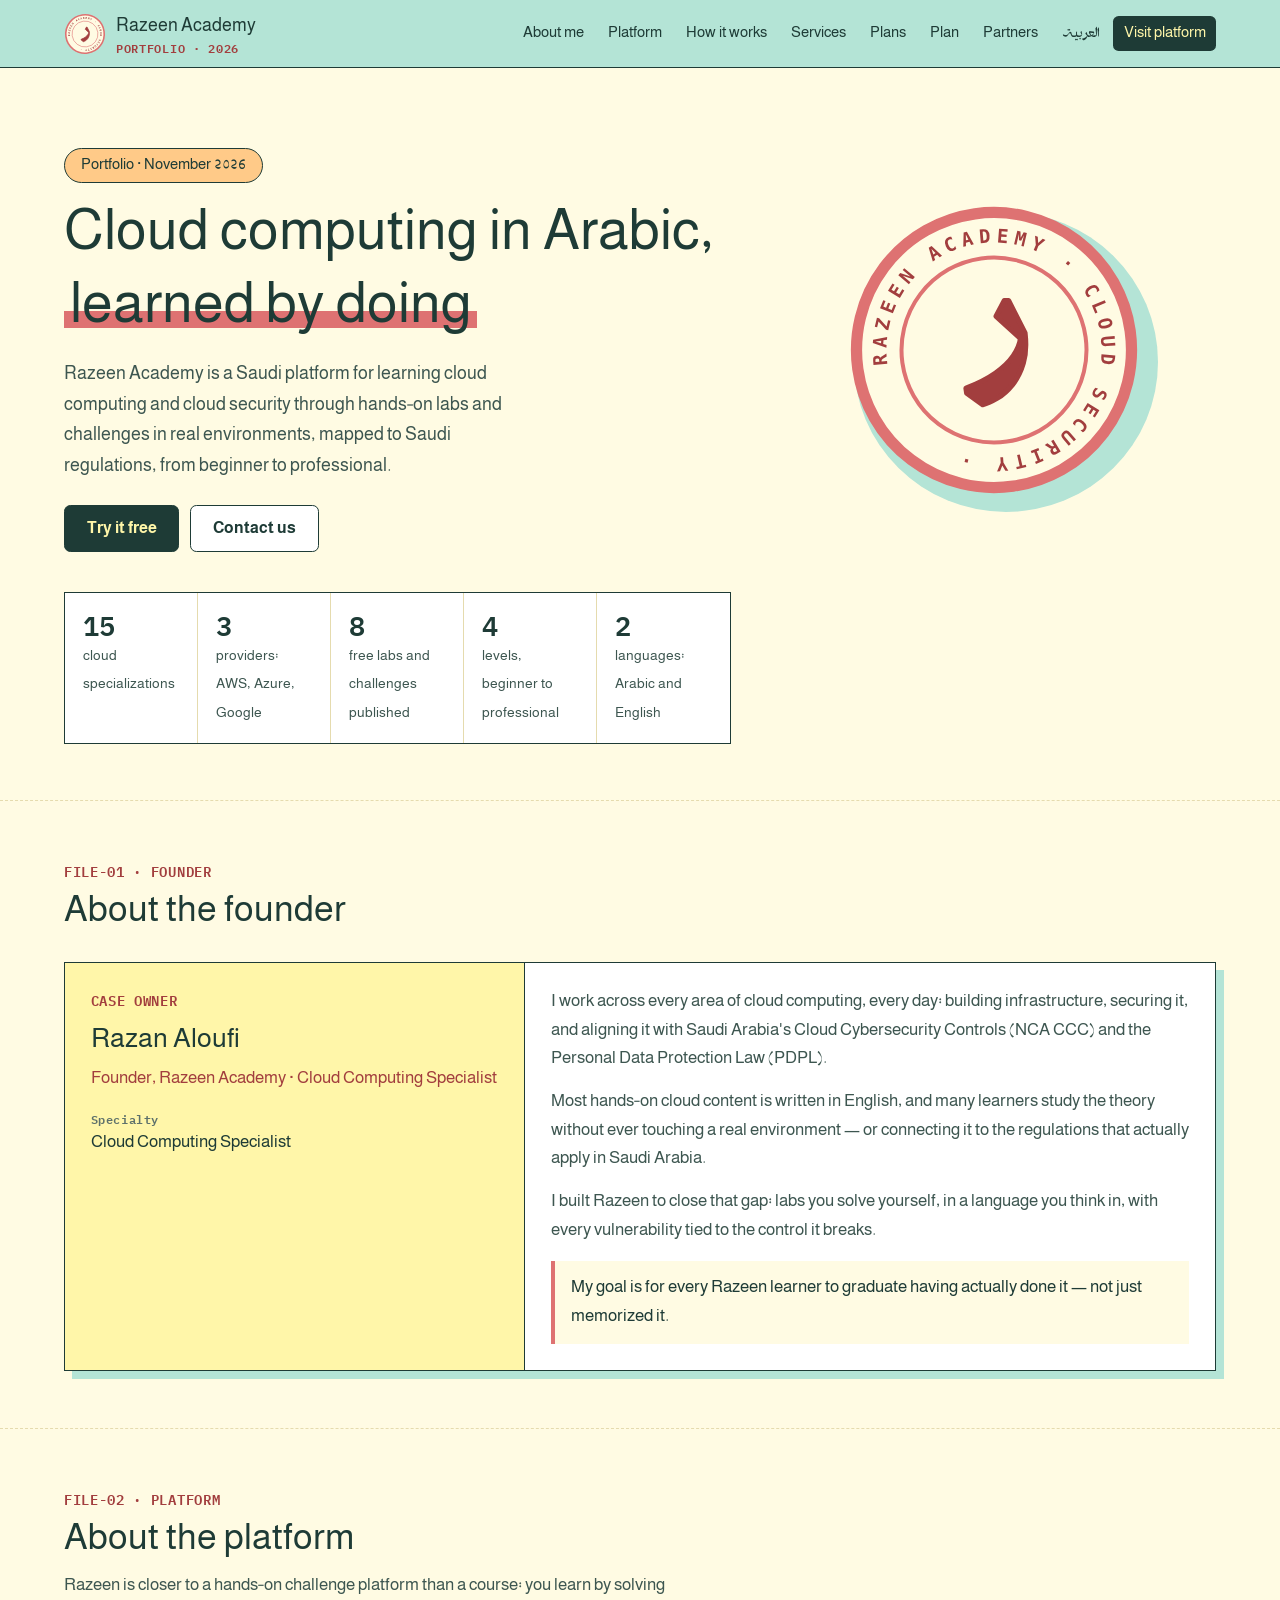
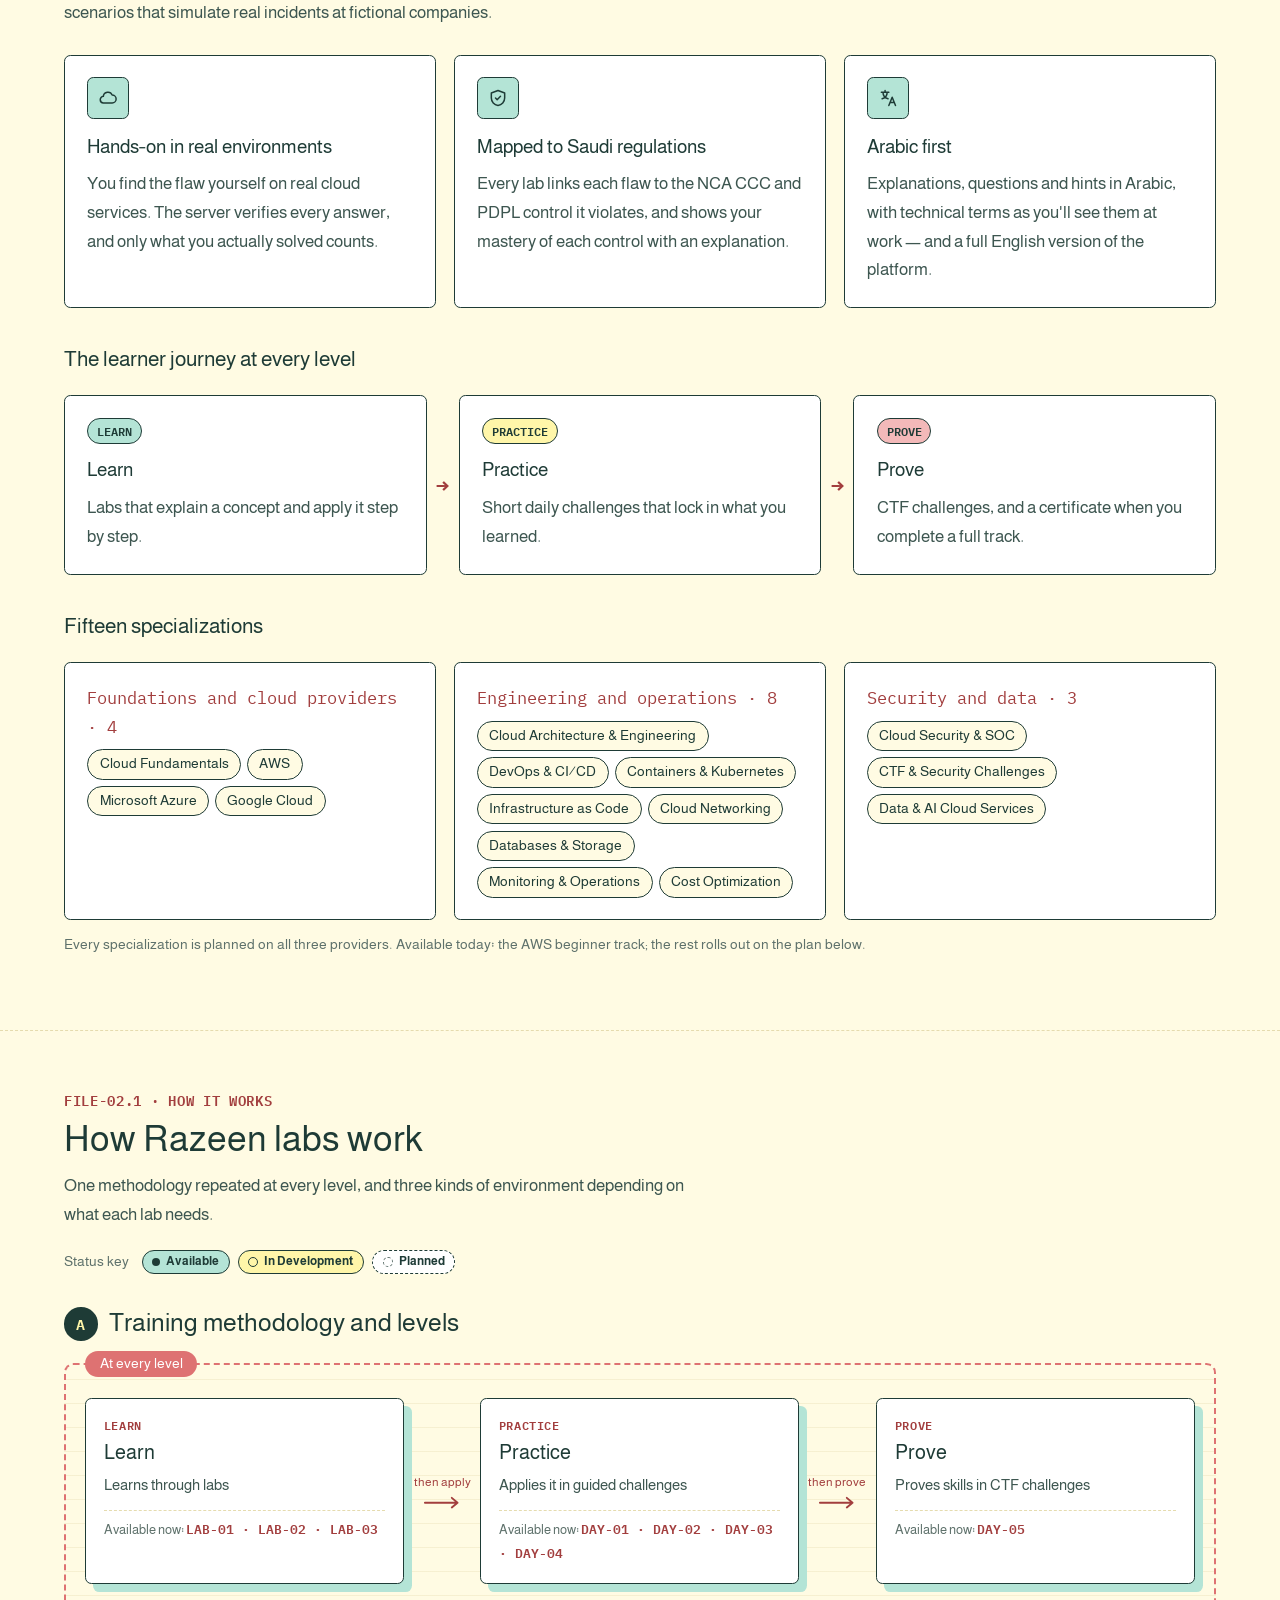
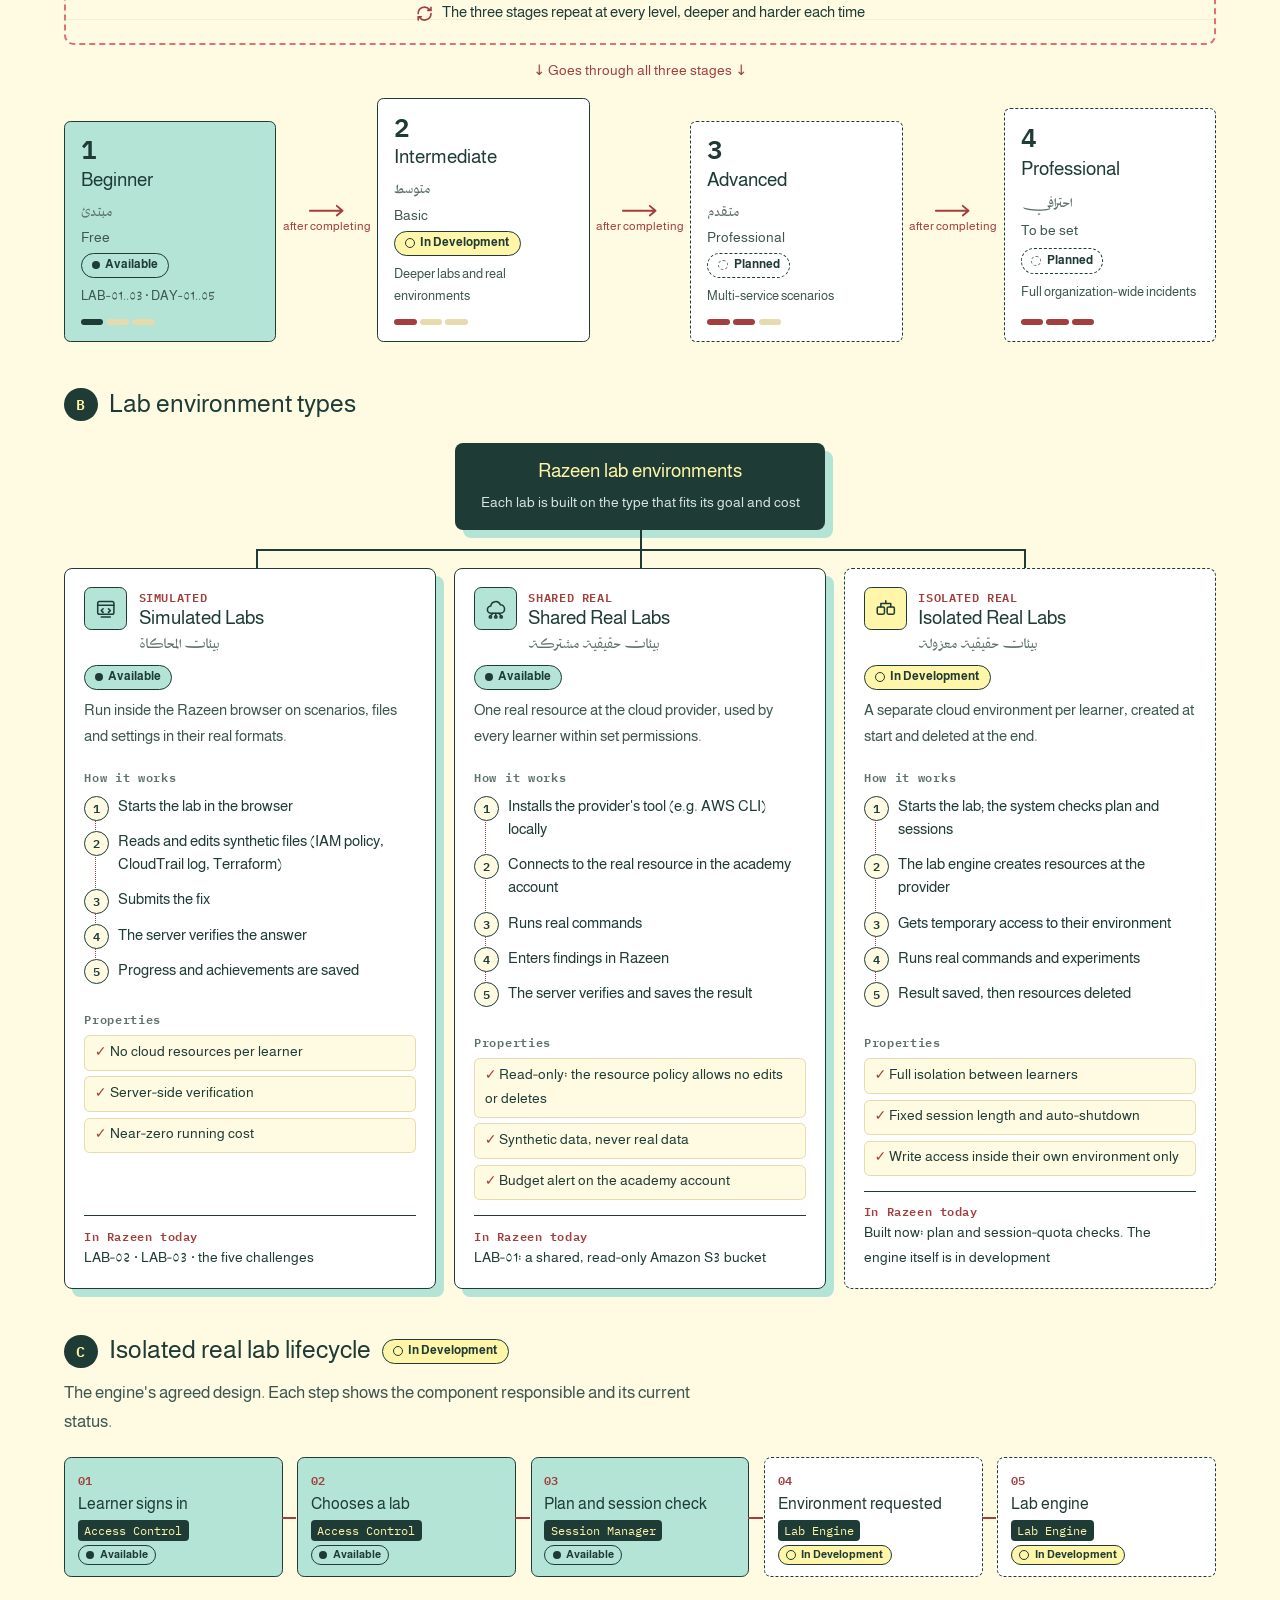
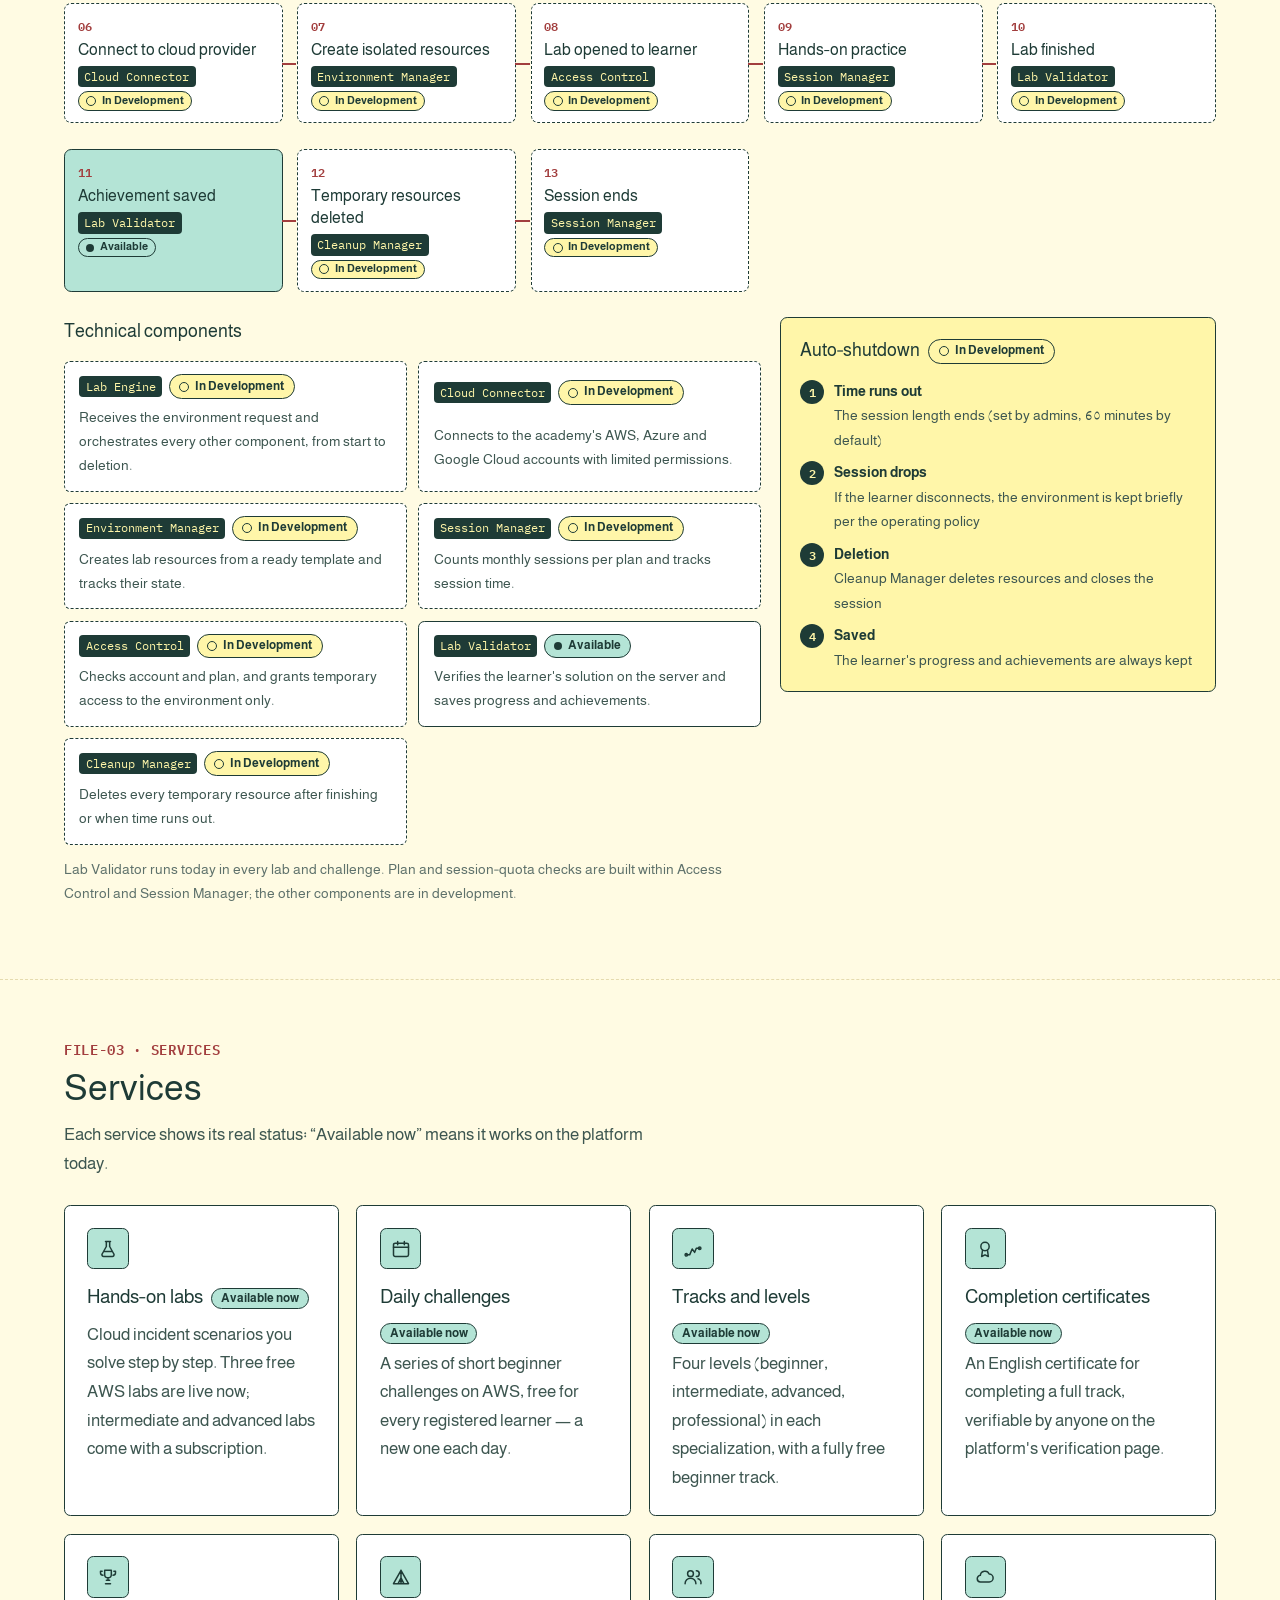
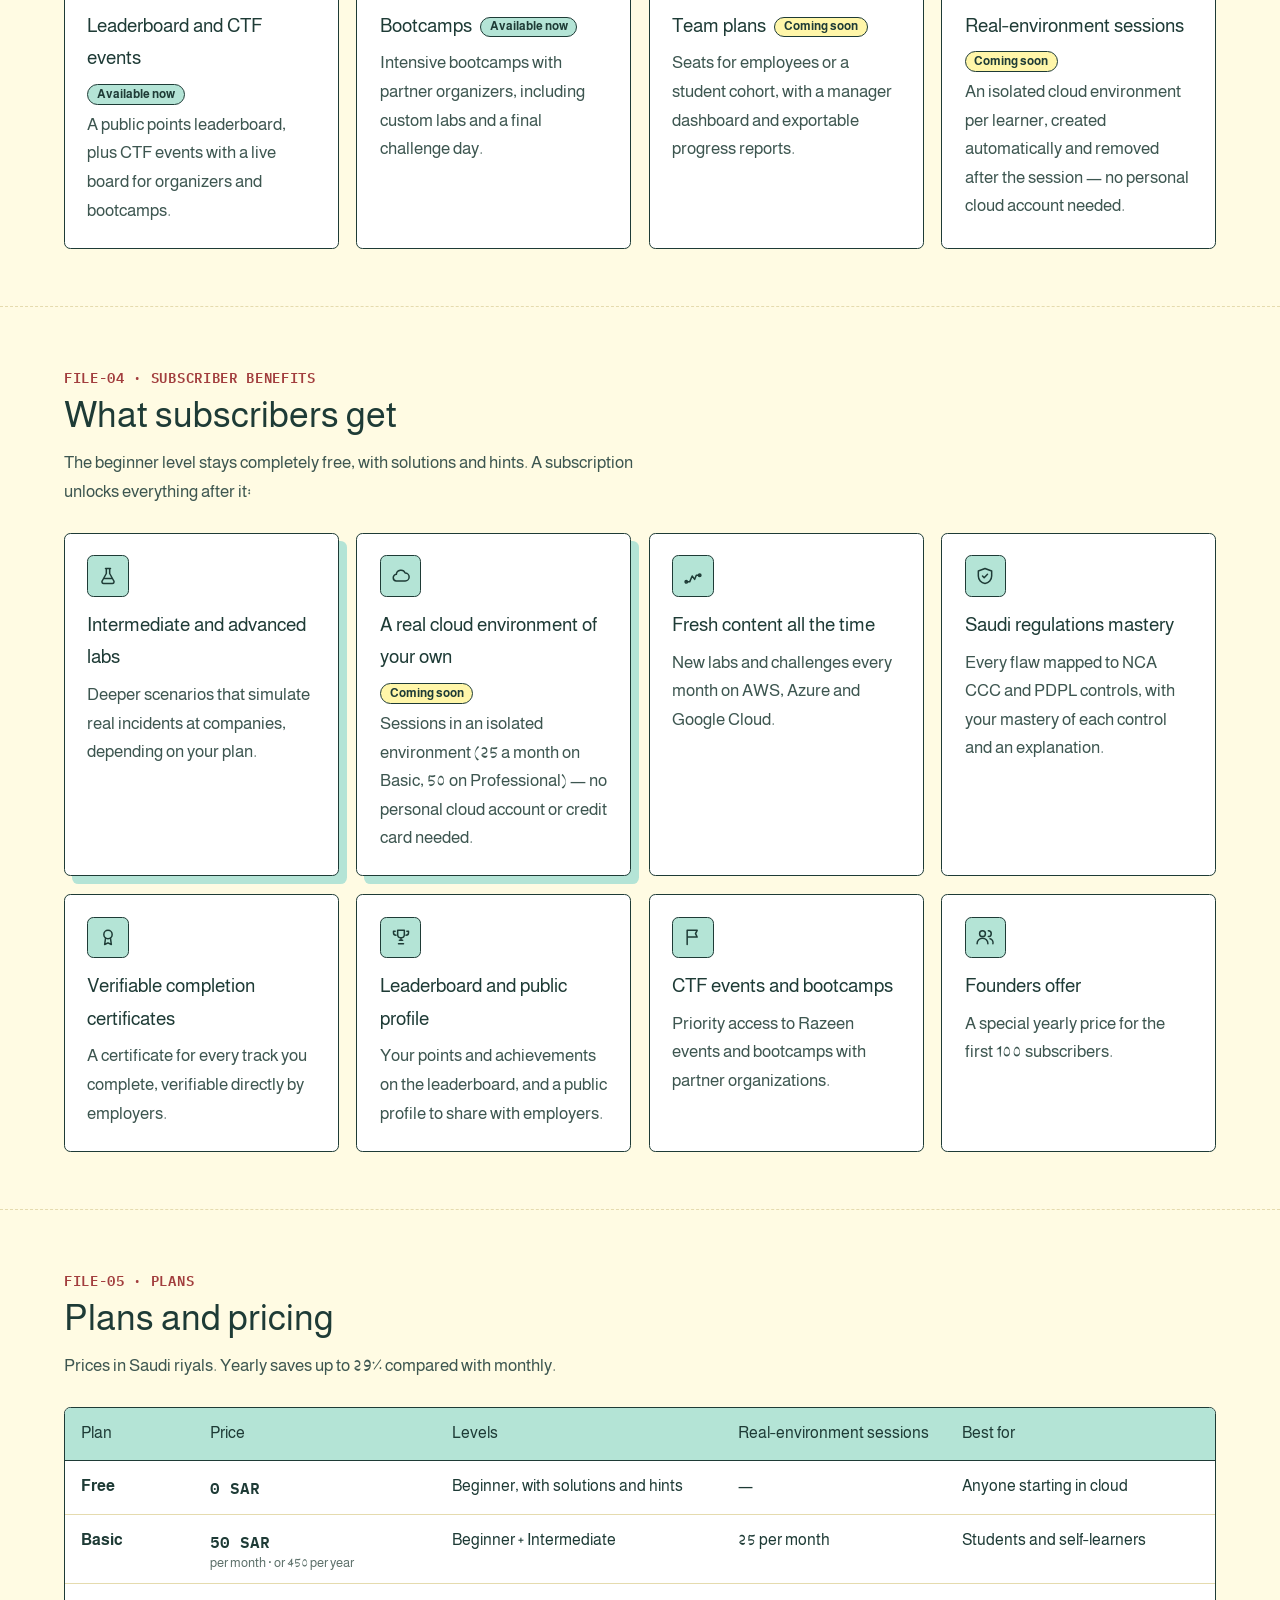
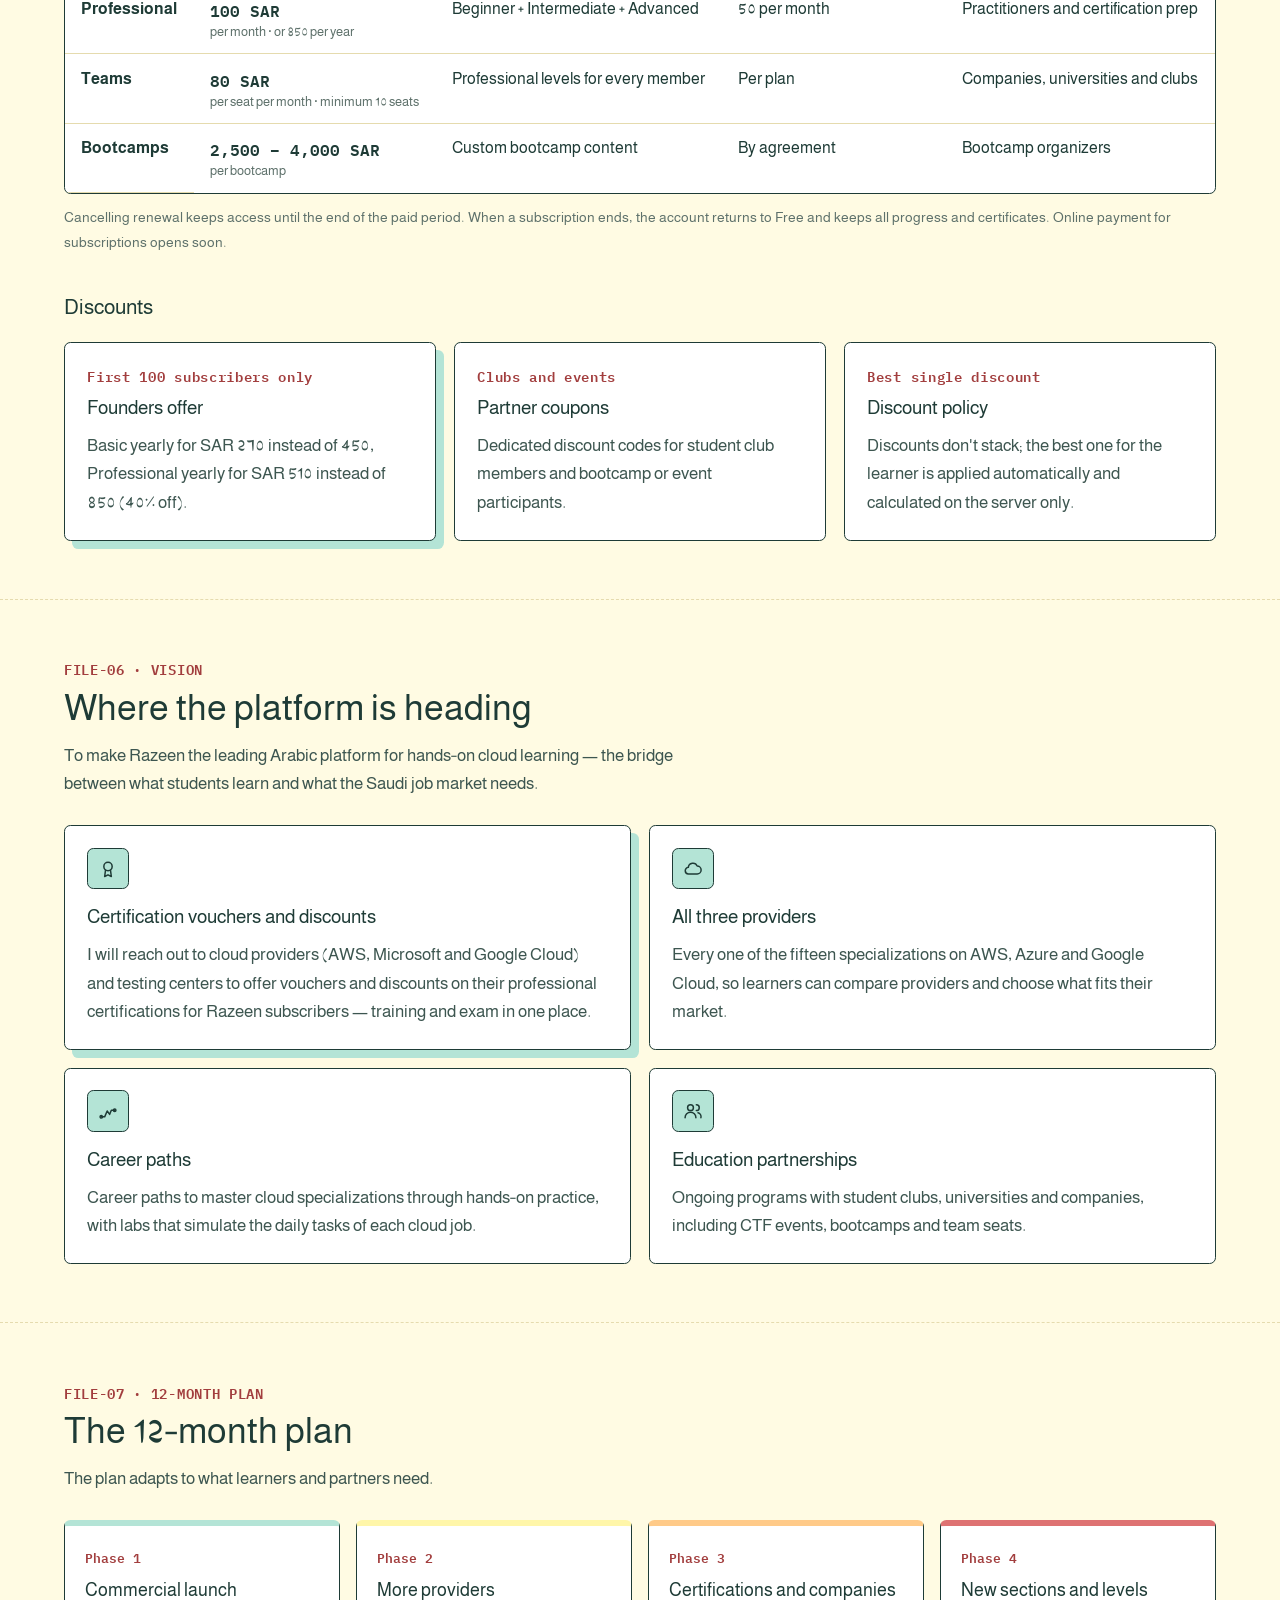
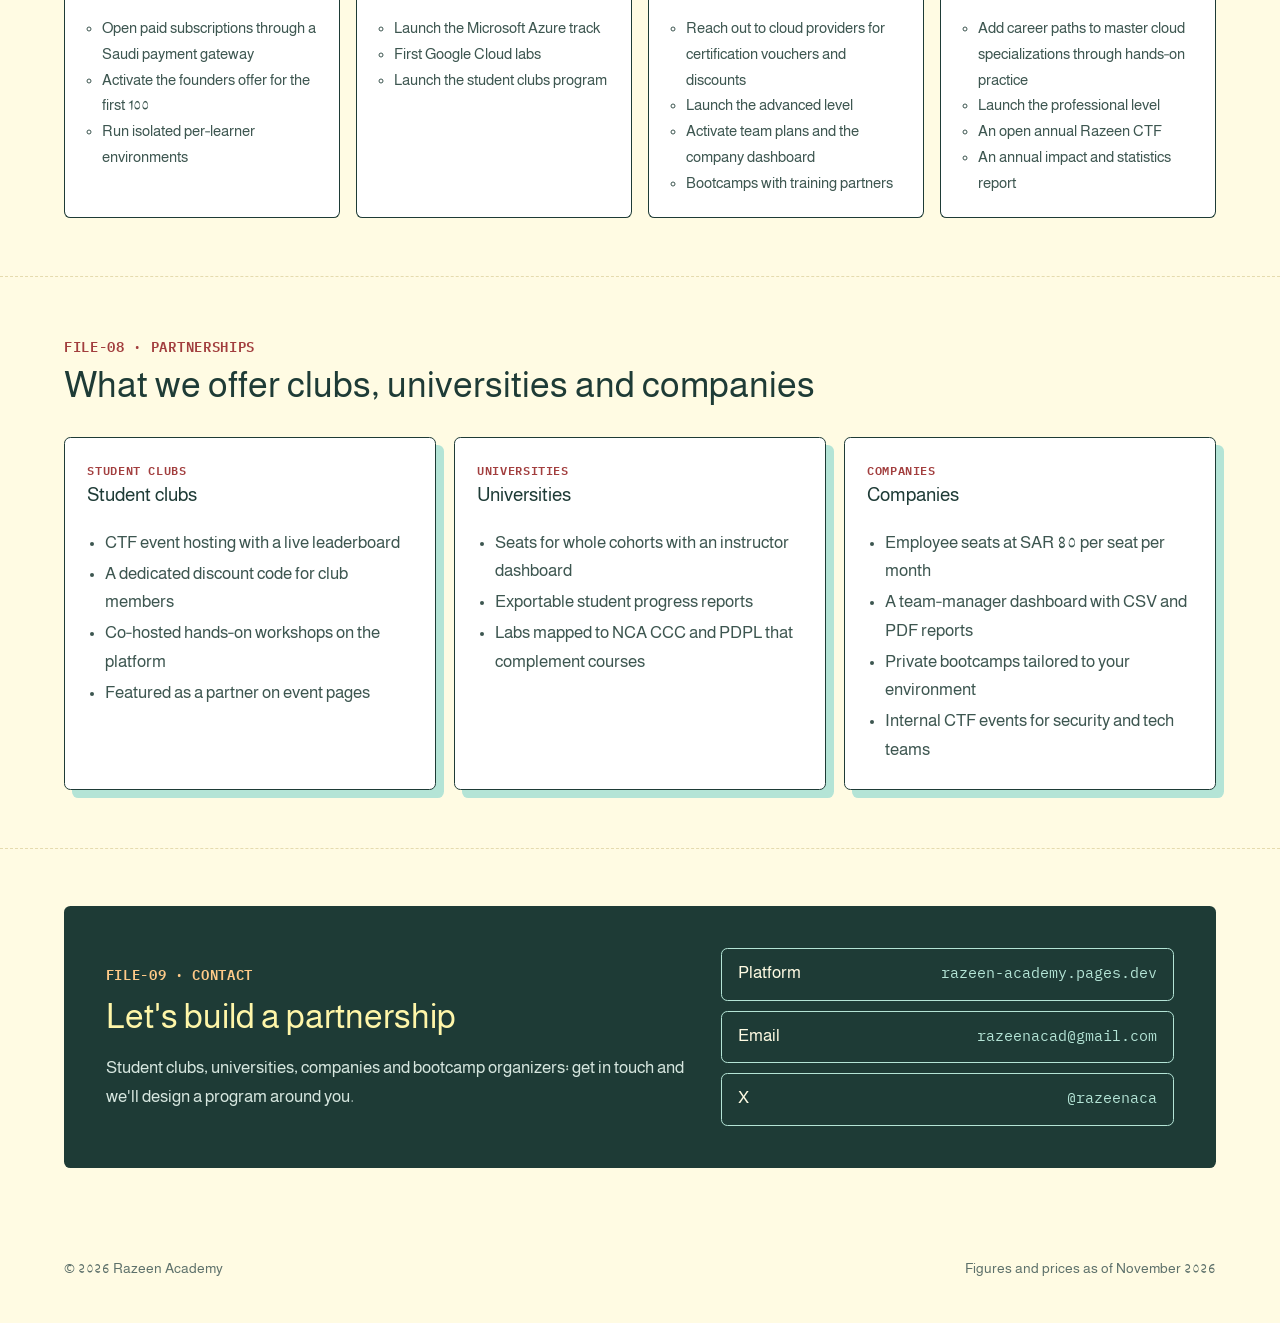
<file: razeen/en/index.html>
<!DOCTYPE html>
<html lang="en" dir="ltr">
<head>
<meta charset="utf-8">
<meta name="viewport" content="width=device-width,initial-scale=1">
<title>Razeen Academy — Portfolio</title>
<meta name="description" content="Razeen Academy portfolio: who we are, our services, plans and discounts, our 12-month plan, and what we offer student clubs, universities and companies.">
<meta property="og:title" content="Razeen Academy — Portfolio"><meta property="og:description" content="Razeen Academy portfolio: who we are, our services, plans and discounts, our 12-month plan, and what we offer student clubs, universities and companies.">
<link rel="icon" href="../assets/logo-stamp.svg" type="image/svg+xml">
<link rel="alternate" hreflang="ar" href="https://razan-aloufi.github.io/razeen/">
<link rel="preconnect" href="https://fonts.googleapis.com"><link rel="preconnect" href="https://fonts.gstatic.com" crossorigin>
<link rel="stylesheet" href="https://fonts.googleapis.com/css2?family=Almarai:wght@400;700&family=IBM+Plex+Mono:wght@500;600&display=swap">
<link rel="stylesheet" href="../assets/portfolio.css">
</head>
<body>
<a class="skip" href="#main">Skip to content</a>
<header class="top"><div class="wrap">
  <a class="brand" href="#top"><img src="../assets/logo-stamp.svg" alt="" width="42" height="42"><span>Razeen Academy<small>PORTFOLIO · 2026</small></span></a>
  <nav aria-label="Razeen Academy — Portfolio"><a href="#about">About me</a><a href="#platform">Platform</a><a href="#method">How it works</a><a href="#services">Services</a><a href="#plans">Plans</a><a href="#roadmap">Plan</a><a href="#partners">Partners</a><a class="lang" href="/razeen/" lang="ar">العربية</a><a class="solid" href="https://razeen-academy.pages.dev/en/">Visit platform</a></nav>
</div></header>
<main id="main">
<section class="hero" id="top"><div class="wrap">
  <div>
    <span class="badge">Portfolio · November 2026</span>
    <h1>Cloud computing in Arabic,<br><mark>learned by doing</mark></h1>
    <p class="lead">Razeen Academy is a Saudi platform for learning cloud computing and cloud security through hands-on labs and challenges in real environments, mapped to Saudi regulations, from beginner to professional.</p>
    <div class="acts noprint"><a class="cta primary" href="https://razeen-academy.pages.dev/en/">Try it free</a><a class="cta" href="#contact">Contact us</a></div>
  </div>
  <div class="seal"><img src="../assets/logo-stamp.svg" alt="Razeen Academy" width="300" height="300"></div>
</div>
<div class="wrap"><div class="facts"><div><b>15</b><span>cloud specializations</span></div><div><b>3</b><span>providers: AWS, Azure, Google</span></div><div><b>8</b><span>free labs and challenges published</span></div><div><b>4</b><span>levels, beginner to professional</span></div><div><b>2</b><span>languages: Arabic and English</span></div></div></div></section>
<section class="file" id="about"><div class="wrap">
<div class="sec-h"><span class="kick">FILE-01 · FOUNDER</span><h2>About the founder</h2></div>
<div class="dossier"><div class="id"><span class="kick">CASE OWNER</span><h3>Razan Aloufi</h3><p class="role">Founder, Razeen Academy · Cloud Computing Specialist</p><dl><div><dt>Specialty</dt><dd>Cloud Computing Specialist</dd></div></dl></div><div class="txt"><p>I work across every area of cloud computing, every day: building infrastructure, securing it, and aligning it with Saudi Arabia&#x27;s Cloud Cybersecurity Controls (NCA CCC) and the Personal Data Protection Law (PDPL).</p><p>Most hands-on cloud content is written in English, and many learners study the theory without ever touching a real environment — or connecting it to the regulations that actually apply in Saudi Arabia.</p><p>I built Razeen to close that gap: labs you solve yourself, in a language you think in, with every vulnerability tied to the control it breaks.</p><blockquote>My goal is for every Razeen learner to graduate having actually done it — not just memorized it.</blockquote></div></div></div></section>
<section class="file" id="platform"><div class="wrap">
<div class="sec-h"><span class="kick">FILE-02 · PLATFORM</span><h2>About the platform</h2><p>Razeen is closer to a hands-on challenge platform than a course: you learn by solving scenarios that simulate real incidents at fictional companies.</p></div>
<div class="grid g3"><article class="card"><div class="ico" aria-hidden="true"><svg viewBox="0 0 24 24" fill="none" stroke="currentColor" stroke-width="1.8" stroke-linecap="round" stroke-linejoin="round"><path d="M7 18a4 4 0 0 1-.6-8A5.5 5.5 0 0 1 17 8.5 4.5 4.5 0 0 1 17 18z"/></svg></div><h3>Hands-on in real environments</h3><p>You find the flaw yourself on real cloud services. The server verifies every answer, and only what you actually solved counts.</p></article><article class="card"><div class="ico" aria-hidden="true"><svg viewBox="0 0 24 24" fill="none" stroke="currentColor" stroke-width="1.8" stroke-linecap="round" stroke-linejoin="round"><path d="M12 3 4 6v6c0 4.5 3.4 8.3 8 9 4.6-.7 8-4.5 8-9V6z"/><path d="m9 12 2 2 4-4"/></svg></div><h3>Mapped to Saudi regulations</h3><p>Every lab links each flaw to the NCA CCC and PDPL control it violates, and shows your mastery of each control with an explanation.</p></article><article class="card"><div class="ico" aria-hidden="true"><svg viewBox="0 0 24 24" fill="none" stroke="currentColor" stroke-width="1.8" stroke-linecap="round" stroke-linejoin="round"><path d="M4 5h9M8.5 3v2M6 5c0 4 3 7 6 8M11 5c0 4-3 7-6 8M13 21l4-10 4 10M14.5 17.5h5"/></svg></div><h3>Arabic first</h3><p>Explanations, questions and hints in Arabic, with technical terms as you&#x27;ll see them at work — and a full English version of the platform.</p></article></div>
<h3 style="margin:2.2rem 0 1rem;font-weight:400;font-size:1.3rem">The learner journey at every level</h3>
<div class="flow"><article class="card"><span class="tag code now">LEARN</span><h3 style="margin-top:.6rem">Learn</h3><p>Labs that explain a concept and apply it step by step.</p></article><span class="arr" aria-hidden="true">→</span><article class="card"><span class="tag code soon">PRACTICE</span><h3 style="margin-top:.6rem">Practice</h3><p>Short daily challenges that lock in what you learned.</p></article><span class="arr" aria-hidden="true">→</span><article class="card"><span class="tag code plan">PROVE</span><h3 style="margin-top:.6rem">Prove</h3><p>CTF challenges, and a certificate when you complete a full track.</p></article></div>
<h3 style="margin:2.2rem 0 1rem;font-weight:400;font-size:1.3rem">Fifteen specializations</h3>
<div class="grid g3 specs"><article class="card"><h3>Foundations and cloud providers · 4</h3><div class="chips"><span>Cloud Fundamentals</span><span>AWS</span><span>Microsoft Azure</span><span>Google Cloud</span></div></article><article class="card"><h3>Engineering and operations · 8</h3><div class="chips"><span>Cloud Architecture &amp; Engineering</span><span>DevOps &amp; CI/CD</span><span>Containers &amp; Kubernetes</span><span>Infrastructure as Code</span><span>Cloud Networking</span><span>Databases &amp; Storage</span><span>Monitoring &amp; Operations</span><span>Cost Optimization</span></div></article><article class="card"><h3>Security and data · 3</h3><div class="chips"><span>Cloud Security &amp; SOC</span><span>CTF &amp; Security Challenges</span><span>Data &amp; AI Cloud Services</span></div></article></div><p class="note">Every specialization is planned on all three providers. Available today: the AWS beginner track; the rest rolls out on the plan below.</p></div></section>
<section class="file lx" id="method" aria-labelledby="lx-h"><div class="wrap"><div class="sec-h"><span class="kick">FILE-02.1 · HOW IT WORKS</span><h2 id="lx-h">How Razeen labs work</h2><p>One methodology repeated at every level, and three kinds of environment depending on what each lab needs.</p></div><div class="lx-legend" role="note"><b>Status key</b><span class="lx-st av">Available</span><span class="lx-st dev">In Development</span><span class="lx-st pl">Planned</span></div><h3 class="lx-h3"><span class="lx-num">A</span>Training methodology and levels</h3><div class="lx-cycle"><span class="lx-frame-l">At every level</span><ol class="lx-phases"><li class="lx-phase mint"><span class="lx-code">LEARN</span><b>Learn</b><p>Learns through labs</p><span class="lx-avail">Available now: <span class="mono">LAB-01 · LAB-02 · LAB-03</span></span></li><li class="lx-link" aria-hidden="true"><small>then apply</small><span class="lx-arr" aria-hidden="true"><svg viewBox="0 0 40 16" fill="none" stroke="currentColor" stroke-width="2" stroke-linecap="round" stroke-linejoin="round"><path d="M2 8h34M30 3l6 5-6 5"/></svg></span></li><li class="lx-phase lemon"><span class="lx-code">PRACTICE</span><b>Practice</b><p>Applies it in guided challenges</p><span class="lx-avail">Available now: <span class="mono">DAY-01 · DAY-02 · DAY-03 · DAY-04</span></span></li><li class="lx-link" aria-hidden="true"><small>then prove</small><span class="lx-arr" aria-hidden="true"><svg viewBox="0 0 40 16" fill="none" stroke="currentColor" stroke-width="2" stroke-linecap="round" stroke-linejoin="round"><path d="M2 8h34M30 3l6 5-6 5"/></svg></span></li><li class="lx-phase rose"><span class="lx-code">PROVE</span><b>Prove</b><p>Proves skills in CTF challenges</p><span class="lx-avail">Available now: <span class="mono">DAY-05</span></span></li></ol><p class="lx-repeat"><svg viewBox="0 0 24 24" aria-hidden="true" fill="none" stroke="currentColor" stroke-width="2" stroke-linecap="round"><path d="M4 12a8 8 0 0 1 14-5.3M20 4v4h-4M20 12a8 8 0 0 1-14 5.3M4 20v-4h4"/></svg>The three stages repeat at every level, deeper and harder each time</p></div><div class="lx-passes" aria-hidden="true">↓ Goes through all three stages ↓</div><ol class="lx-levels"><li class="lx-level sav d1"><span class="lx-ln">1</span><b>Beginner</b><span class="lx-alt">مبتدئ</span><span class="lx-plan">Free</span><span class="lx-st av">Available</span><small>LAB-01..03 · DAY-01..05</small><span class="lx-depth" aria-hidden="true"><i></i><i></i><i></i></span></li><li class="lx-next" aria-hidden="true"><span class="lx-arr" aria-hidden="true"><svg viewBox="0 0 40 16" fill="none" stroke="currentColor" stroke-width="2" stroke-linecap="round" stroke-linejoin="round"><path d="M2 8h34M30 3l6 5-6 5"/></svg></span><small>after completing</small></li><li class="lx-level sdev d2"><span class="lx-ln">2</span><b>Intermediate</b><span class="lx-alt">متوسط</span><span class="lx-plan">Basic</span><span class="lx-st dev">In Development</span><small>Deeper labs and real environments</small><span class="lx-depth" aria-hidden="true"><i></i><i></i><i></i></span></li><li class="lx-next" aria-hidden="true"><span class="lx-arr" aria-hidden="true"><svg viewBox="0 0 40 16" fill="none" stroke="currentColor" stroke-width="2" stroke-linecap="round" stroke-linejoin="round"><path d="M2 8h34M30 3l6 5-6 5"/></svg></span><small>after completing</small></li><li class="lx-level spl d3"><span class="lx-ln">3</span><b>Advanced</b><span class="lx-alt">متقدم</span><span class="lx-plan">Professional</span><span class="lx-st pl">Planned</span><small>Multi-service scenarios</small><span class="lx-depth" aria-hidden="true"><i></i><i></i><i></i></span></li><li class="lx-next" aria-hidden="true"><span class="lx-arr" aria-hidden="true"><svg viewBox="0 0 40 16" fill="none" stroke="currentColor" stroke-width="2" stroke-linecap="round" stroke-linejoin="round"><path d="M2 8h34M30 3l6 5-6 5"/></svg></span><small>after completing</small></li><li class="lx-level spl d4"><span class="lx-ln">4</span><b>Professional</b><span class="lx-alt">احترافي</span><span class="lx-plan">To be set</span><span class="lx-st pl">Planned</span><small>Full organization-wide incidents</small><span class="lx-depth" aria-hidden="true"><i></i><i></i><i></i></span></li></ol><h3 class="lx-h3"><span class="lx-num">B</span>Lab environment types</h3><div class="lx-map"><div class="lx-root"><b>Razeen lab environments</b><small>Each lab is built on the type that fits its goal and cost</small></div><div class="lx-branches" aria-hidden="true"><i></i><i></i><i></i></div><div class="lx-envs"><article class="lx-env sav"><header><span class="lx-ico" aria-hidden="true"><svg viewBox="0 0 24 24" fill="none" stroke="currentColor" stroke-width="1.7" stroke-linecap="round" stroke-linejoin="round"><rect x="3" y="4" width="18" height="14" rx="2"/><path d="M3 8h18M7 21h10M9 12l-2 2 2 2M15 12l2 2-2 2"/></svg></span><div><span class="lx-code">SIMULATED</span><h4>Simulated Labs</h4><span class="lx-alt">بيئات المحاكاة</span></div><span class="lx-st av">Available</span></header><p class="lx-d">Run inside the Razeen browser on scenarios, files and settings in their real formats.</p><span class="lx-lbl">How it works</span><ol class="lx-flow"><li>Starts the lab in the browser</li><li>Reads and edits synthetic files (IAM policy, CloudTrail log, Terraform)</li><li>Submits the fix</li><li>The server verifies the answer</li><li>Progress and achievements are saved</li></ol><span class="lx-lbl">Properties</span><ul class="lx-props"><li>No cloud resources per learner</li><li>Server-side verification</li><li>Near-zero running cost</li></ul><p class="lx-ex"><span>In Razeen today</span>LAB-02 · LAB-03 · the five challenges</p></article><article class="lx-env sav"><header><span class="lx-ico" aria-hidden="true"><svg viewBox="0 0 24 24" fill="none" stroke="currentColor" stroke-width="1.7" stroke-linecap="round" stroke-linejoin="round"><path d="M7 17a4 4 0 0 1-.6-8A5.5 5.5 0 0 1 17 7.5 4.5 4.5 0 0 1 17 17z"/><circle cx="6" cy="21" r="1.3"/><circle cx="12" cy="21" r="1.3"/><circle cx="18" cy="21" r="1.3"/><path d="M12 17v2.7M6 19.7 9 17M18 19.7 15 17"/></svg></span><div><span class="lx-code">SHARED REAL</span><h4>Shared Real Labs</h4><span class="lx-alt">بيئات حقيقية مشتركة</span></div><span class="lx-st av">Available</span></header><p class="lx-d">One real resource at the cloud provider, used by every learner within set permissions.</p><span class="lx-lbl">How it works</span><ol class="lx-flow"><li>Installs the provider&#x27;s tool (e.g. AWS CLI) locally</li><li>Connects to the real resource in the academy account</li><li>Runs real commands</li><li>Enters findings in Razeen</li><li>The server verifies and saves the result</li></ol><span class="lx-lbl">Properties</span><ul class="lx-props"><li>Read-only: the resource policy allows no edits or deletes</li><li>Synthetic data, never real data</li><li>Budget alert on the academy account</li></ul><p class="lx-ex"><span>In Razeen today</span>LAB-01: a shared, read-only Amazon S3 bucket</p></article><article class="lx-env sdev"><header><span class="lx-ico" aria-hidden="true"><svg viewBox="0 0 24 24" fill="none" stroke="currentColor" stroke-width="1.7" stroke-linecap="round" stroke-linejoin="round"><rect x="2.5" y="10" width="8" height="8" rx="1.5"/><rect x="13.5" y="10" width="8" height="8" rx="1.5"/><path d="M6.5 10V6h11v4M12 3v3"/></svg></span><div><span class="lx-code">ISOLATED REAL</span><h4>Isolated Real Labs</h4><span class="lx-alt">بيئات حقيقية معزولة</span></div><span class="lx-st dev">In Development</span></header><p class="lx-d">A separate cloud environment per learner, created at start and deleted at the end.</p><span class="lx-lbl">How it works</span><ol class="lx-flow"><li>Starts the lab; the system checks plan and sessions</li><li>The lab engine creates resources at the provider</li><li>Gets temporary access to their environment</li><li>Runs real commands and experiments</li><li>Result saved, then resources deleted</li></ol><span class="lx-lbl">Properties</span><ul class="lx-props"><li>Full isolation between learners</li><li>Fixed session length and auto-shutdown</li><li>Write access inside their own environment only</li></ul><p class="lx-ex"><span>In Razeen today</span>Built now: plan and session-quota checks. The engine itself is in development</p></article></div></div><h3 class="lx-h3"><span class="lx-num">C</span>Isolated real lab lifecycle <span class="lx-st dev">In Development</span></h3><p class="lx-sub">The engine&#x27;s agreed design. Each step shows the component responsible and its current status.</p><ol class="lx-life"><li class="sav"><span class="lx-n mono">01</span><b>Learner signs in</b><span class="lx-comp mono">Access Control</span><span class="lx-st av">Available</span></li><li class="sav"><span class="lx-n mono">02</span><b>Chooses a lab</b><span class="lx-comp mono">Access Control</span><span class="lx-st av">Available</span></li><li class="sav"><span class="lx-n mono">03</span><b>Plan and session check</b><span class="lx-comp mono">Session Manager</span><span class="lx-st av">Available</span></li><li class="sdev"><span class="lx-n mono">04</span><b>Environment requested</b><span class="lx-comp mono">Lab Engine</span><span class="lx-st dev">In Development</span></li><li class="sdev"><span class="lx-n mono">05</span><b>Lab engine</b><span class="lx-comp mono">Lab Engine</span><span class="lx-st dev">In Development</span></li><li class="sdev"><span class="lx-n mono">06</span><b>Connect to cloud provider</b><span class="lx-comp mono">Cloud Connector</span><span class="lx-st dev">In Development</span></li><li class="sdev"><span class="lx-n mono">07</span><b>Create isolated resources</b><span class="lx-comp mono">Environment Manager</span><span class="lx-st dev">In Development</span></li><li class="sdev"><span class="lx-n mono">08</span><b>Lab opened to learner</b><span class="lx-comp mono">Access Control</span><span class="lx-st dev">In Development</span></li><li class="sdev"><span class="lx-n mono">09</span><b>Hands-on practice</b><span class="lx-comp mono">Session Manager</span><span class="lx-st dev">In Development</span></li><li class="sdev"><span class="lx-n mono">10</span><b>Lab finished</b><span class="lx-comp mono">Lab Validator</span><span class="lx-st dev">In Development</span></li><li class="sav"><span class="lx-n mono">11</span><b>Achievement saved</b><span class="lx-comp mono">Lab Validator</span><span class="lx-st av">Available</span></li><li class="sdev"><span class="lx-n mono">12</span><b>Temporary resources deleted</b><span class="lx-comp mono">Cleanup Manager</span><span class="lx-st dev">In Development</span></li><li class="sdev"><span class="lx-n mono">13</span><b>Session ends</b><span class="lx-comp mono">Session Manager</span><span class="lx-st dev">In Development</span></li></ol><div class="lx-bottom"><div><h4 class="lx-h4">Technical components</h4><ul class="lx-comps"><li class="sdev"><span class="lx-comp mono">Lab Engine</span><span class="lx-st dev">In Development</span><p>Receives the environment request and orchestrates every other component, from start to deletion.</p></li><li class="sdev"><span class="lx-comp mono">Cloud Connector</span><span class="lx-st dev">In Development</span><p>Connects to the academy&#x27;s AWS, Azure and Google Cloud accounts with limited permissions.</p></li><li class="sdev"><span class="lx-comp mono">Environment Manager</span><span class="lx-st dev">In Development</span><p>Creates lab resources from a ready template and tracks their state.</p></li><li class="sdev"><span class="lx-comp mono">Session Manager</span><span class="lx-st dev">In Development</span><p>Counts monthly sessions per plan and tracks session time.</p></li><li class="sdev"><span class="lx-comp mono">Access Control</span><span class="lx-st dev">In Development</span><p>Checks account and plan, and grants temporary access to the environment only.</p></li><li class="sav"><span class="lx-comp mono">Lab Validator</span><span class="lx-st av">Available</span><p>Verifies the learner&#x27;s solution on the server and saves progress and achievements.</p></li><li class="sdev"><span class="lx-comp mono">Cleanup Manager</span><span class="lx-st dev">In Development</span><p>Deletes every temporary resource after finishing or when time runs out.</p></li></ul><p class="note">Lab Validator runs today in every lab and challenge. Plan and session-quota checks are built within Access Control and Session Manager; the other components are in development.</p></div><div class="lx-auto"><h4 class="lx-h4">Auto-shutdown <span class="lx-st dev">In Development</span></h4><ol><li><b>Time runs out</b><span>The session length ends (set by admins, 60 minutes by default)</span></li><li><b>Session drops</b><span>If the learner disconnects, the environment is kept briefly per the operating policy</span></li><li><b>Deletion</b><span>Cleanup Manager deletes resources and closes the session</span></li><li><b>Saved</b><span>The learner&#x27;s progress and achievements are always kept</span></li></ol></div></div></div></section>
<section class="file" id="services"><div class="wrap">
<div class="sec-h"><span class="kick">FILE-03 · SERVICES</span><h2>Services</h2><p>Each service shows its real status: “Available now” means it works on the platform today.</p></div>
<div class="grid g4"><article class="card"><div class="ico" aria-hidden="true"><svg viewBox="0 0 24 24" fill="none" stroke="currentColor" stroke-width="1.8" stroke-linecap="round" stroke-linejoin="round"><path d="M9 3h6M10 3v6l-5 9a2 2 0 0 0 2 3h10a2 2 0 0 0 2-3l-5-9V3"/><path d="M7.5 15h9"/></svg></div><h3>Hands-on labs <span class="tag now">Available now</span></h3><p>Cloud incident scenarios you solve step by step. Three free AWS labs are live now; intermediate and advanced labs come with a subscription.</p></article><article class="card"><div class="ico" aria-hidden="true"><svg viewBox="0 0 24 24" fill="none" stroke="currentColor" stroke-width="1.8" stroke-linecap="round" stroke-linejoin="round"><rect x="3" y="5" width="18" height="16" rx="2"/><path d="M3 10h18M8 3v4M16 3v4"/></svg></div><h3>Daily challenges <span class="tag now">Available now</span></h3><p>A series of short beginner challenges on AWS, free for every registered learner — a new one each day.</p></article><article class="card"><div class="ico" aria-hidden="true"><svg viewBox="0 0 24 24" fill="none" stroke="currentColor" stroke-width="1.8" stroke-linecap="round" stroke-linejoin="round"><path d="M4 19h4l3-7 3 4 2-5h4"/><circle cx="4" cy="19" r="1.5"/><circle cx="20" cy="11" r="1.5"/></svg></div><h3>Tracks and levels <span class="tag now">Available now</span></h3><p>Four levels (beginner, intermediate, advanced, professional) in each specialization, with a fully free beginner track.</p></article><article class="card"><div class="ico" aria-hidden="true"><svg viewBox="0 0 24 24" fill="none" stroke="currentColor" stroke-width="1.8" stroke-linecap="round" stroke-linejoin="round"><circle cx="12" cy="9" r="5"/><path d="M9 13.5 8 21l4-2 4 2-1-7.5"/></svg></div><h3>Completion certificates <span class="tag now">Available now</span></h3><p>An English certificate for completing a full track, verifiable by anyone on the platform&#x27;s verification page.</p></article><article class="card"><div class="ico" aria-hidden="true"><svg viewBox="0 0 24 24" fill="none" stroke="currentColor" stroke-width="1.8" stroke-linecap="round" stroke-linejoin="round"><path d="M8 4h8v5a4 4 0 0 1-8 0zM5 5H3v2a3 3 0 0 0 3 3M19 5h2v2a3 3 0 0 1-3 3M10 16h4M9 20h6M12 13v3"/></svg></div><h3>Leaderboard and CTF events <span class="tag now">Available now</span></h3><p>A public points leaderboard, plus CTF events with a live board for organizers and bootcamps.</p></article><article class="card"><div class="ico" aria-hidden="true"><svg viewBox="0 0 24 24" fill="none" stroke="currentColor" stroke-width="1.8" stroke-linecap="round" stroke-linejoin="round"><path d="M3 20 12 4l9 16zM12 4v16M8.5 20 12 13l3.5 7"/></svg></div><h3>Bootcamps <span class="tag now">Available now</span></h3><p>Intensive bootcamps with partner organizers, including custom labs and a final challenge day.</p></article><article class="card"><div class="ico" aria-hidden="true"><svg viewBox="0 0 24 24" fill="none" stroke="currentColor" stroke-width="1.8" stroke-linecap="round" stroke-linejoin="round"><circle cx="9" cy="8" r="3.5"/><path d="M2.5 20a6.5 6.5 0 0 1 13 0M16 4.5a3.5 3.5 0 0 1 0 7M18 14a5 5 0 0 1 3.5 6"/></svg></div><h3>Team plans <span class="tag soon">Coming soon</span></h3><p>Seats for employees or a student cohort, with a manager dashboard and exportable progress reports.</p></article><article class="card"><div class="ico" aria-hidden="true"><svg viewBox="0 0 24 24" fill="none" stroke="currentColor" stroke-width="1.8" stroke-linecap="round" stroke-linejoin="round"><path d="M7 18a4 4 0 0 1-.6-8A5.5 5.5 0 0 1 17 8.5 4.5 4.5 0 0 1 17 18z"/></svg></div><h3>Real-environment sessions <span class="tag soon">Coming soon</span></h3><p>An isolated cloud environment per learner, created automatically and removed after the session — no personal cloud account needed.</p></article></div></div></section>
<section class="file" id="why"><div class="wrap">
<div class="sec-h"><span class="kick">FILE-04 · SUBSCRIBER BENEFITS</span><h2>What subscribers get</h2><p>The beginner level stays completely free, with solutions and hints. A subscription unlocks everything after it:</p></div>
<div class="grid g4"><article class="card lift"><div class="ico" aria-hidden="true"><svg viewBox="0 0 24 24" fill="none" stroke="currentColor" stroke-width="1.8" stroke-linecap="round" stroke-linejoin="round"><path d="M9 3h6M10 3v6l-5 9a2 2 0 0 0 2 3h10a2 2 0 0 0 2-3l-5-9V3"/><path d="M7.5 15h9"/></svg></div><h3>Intermediate and advanced labs</h3><p>Deeper scenarios that simulate real incidents at companies, depending on your plan.</p></article><article class="card lift"><div class="ico" aria-hidden="true"><svg viewBox="0 0 24 24" fill="none" stroke="currentColor" stroke-width="1.8" stroke-linecap="round" stroke-linejoin="round"><path d="M7 18a4 4 0 0 1-.6-8A5.5 5.5 0 0 1 17 8.5 4.5 4.5 0 0 1 17 18z"/></svg></div><h3>A real cloud environment of your own <span class="tag soon">Coming soon</span></h3><p>Sessions in an isolated environment (25 a month on Basic, 50 on Professional) — no personal cloud account or credit card needed.</p></article><article class="card"><div class="ico" aria-hidden="true"><svg viewBox="0 0 24 24" fill="none" stroke="currentColor" stroke-width="1.8" stroke-linecap="round" stroke-linejoin="round"><path d="M4 19h4l3-7 3 4 2-5h4"/><circle cx="4" cy="19" r="1.5"/><circle cx="20" cy="11" r="1.5"/></svg></div><h3>Fresh content all the time</h3><p>New labs and challenges every month on AWS, Azure and Google Cloud.</p></article><article class="card"><div class="ico" aria-hidden="true"><svg viewBox="0 0 24 24" fill="none" stroke="currentColor" stroke-width="1.8" stroke-linecap="round" stroke-linejoin="round"><path d="M12 3 4 6v6c0 4.5 3.4 8.3 8 9 4.6-.7 8-4.5 8-9V6z"/><path d="m9 12 2 2 4-4"/></svg></div><h3>Saudi regulations mastery</h3><p>Every flaw mapped to NCA CCC and PDPL controls, with your mastery of each control and an explanation.</p></article><article class="card"><div class="ico" aria-hidden="true"><svg viewBox="0 0 24 24" fill="none" stroke="currentColor" stroke-width="1.8" stroke-linecap="round" stroke-linejoin="round"><circle cx="12" cy="9" r="5"/><path d="M9 13.5 8 21l4-2 4 2-1-7.5"/></svg></div><h3>Verifiable completion certificates</h3><p>A certificate for every track you complete, verifiable directly by employers.</p></article><article class="card"><div class="ico" aria-hidden="true"><svg viewBox="0 0 24 24" fill="none" stroke="currentColor" stroke-width="1.8" stroke-linecap="round" stroke-linejoin="round"><path d="M8 4h8v5a4 4 0 0 1-8 0zM5 5H3v2a3 3 0 0 0 3 3M19 5h2v2a3 3 0 0 1-3 3M10 16h4M9 20h6M12 13v3"/></svg></div><h3>Leaderboard and public profile</h3><p>Your points and achievements on the leaderboard, and a public profile to share with employers.</p></article><article class="card"><div class="ico" aria-hidden="true"><svg viewBox="0 0 24 24" fill="none" stroke="currentColor" stroke-width="1.8" stroke-linecap="round" stroke-linejoin="round"><path d="M5 21V4M5 4h12l-2 4 2 4H5"/></svg></div><h3>CTF events and bootcamps</h3><p>Priority access to Razeen events and bootcamps with partner organizations.</p></article><article class="card"><div class="ico" aria-hidden="true"><svg viewBox="0 0 24 24" fill="none" stroke="currentColor" stroke-width="1.8" stroke-linecap="round" stroke-linejoin="round"><circle cx="9" cy="8" r="3.5"/><path d="M2.5 20a6.5 6.5 0 0 1 13 0M16 4.5a3.5 3.5 0 0 1 0 7M18 14a5 5 0 0 1 3.5 6"/></svg></div><h3>Founders offer</h3><p>A special yearly price for the first 100 subscribers.</p></article></div></div></section>
<section class="file" id="plans"><div class="wrap">
<div class="sec-h"><span class="kick">FILE-05 · PLANS</span><h2>Plans and pricing</h2><p>Prices in Saudi riyals. Yearly saves up to 29% compared with monthly.</p></div>
<div class="tbl"><table><thead><tr><th scope="col">Plan</th><th scope="col">Price</th><th scope="col">Levels</th><th scope="col">Real-environment sessions</th><th scope="col">Best for</th></tr></thead><tbody><tr><th scope="row">Free</th><td class="price">0 SAR</td><td>Beginner, with solutions and hints</td><td>—</td><td>Anyone starting in cloud</td></tr><tr><th scope="row">Basic</th><td class="price">50 SAR<small>per month · or 450 per year</small></td><td>Beginner + Intermediate</td><td>25 per month</td><td>Students and self-learners</td></tr><tr><th scope="row">Professional</th><td class="price">100 SAR<small>per month · or 850 per year</small></td><td>Beginner + Intermediate + Advanced</td><td>50 per month</td><td>Practitioners and certification prep</td></tr><tr><th scope="row">Teams</th><td class="price">80 SAR<small>per seat per month · minimum 10 seats</small></td><td>Professional levels for every member</td><td>Per plan</td><td>Companies, universities and clubs</td></tr><tr><th scope="row">Bootcamps</th><td class="price">2,500 – 4,000 SAR<small>per bootcamp</small></td><td>Custom bootcamp content</td><td>By agreement</td><td>Bootcamp organizers</td></tr></tbody></table></div><p class="note">Cancelling renewal keeps access until the end of the paid period. When a subscription ends, the account returns to Free and keeps all progress and certificates. Online payment for subscriptions opens soon.</p>
<h3 style="margin:2.2rem 0 1rem;font-weight:400;font-size:1.3rem">Discounts</h3>
<div class="grid g3"><article class="card lift"><span class="kick">First 100 subscribers only</span><h3>Founders offer</h3><p>Basic yearly for SAR 270 instead of 450, Professional yearly for SAR 510 instead of 850 (40% off).</p></article><article class="card"><span class="kick">Clubs and events</span><h3>Partner coupons</h3><p>Dedicated discount codes for student club members and bootcamp or event participants.</p></article><article class="card"><span class="kick">Best single discount</span><h3>Discount policy</h3><p>Discounts don&#x27;t stack; the best one for the learner is applied automatically and calculated on the server only.</p></article></div></div></section>
<section class="file" id="vision"><div class="wrap">
<div class="sec-h"><span class="kick">FILE-06 · VISION</span><h2>Where the platform is heading</h2><p>To make Razeen the leading Arabic platform for hands-on cloud learning — the bridge between what students learn and what the Saudi job market needs.</p></div>
<div class="grid g2"><article class="card lift"><div class="ico" aria-hidden="true"><svg viewBox="0 0 24 24" fill="none" stroke="currentColor" stroke-width="1.8" stroke-linecap="round" stroke-linejoin="round"><circle cx="12" cy="9" r="5"/><path d="M9 13.5 8 21l4-2 4 2-1-7.5"/></svg></div><h3>Certification vouchers and discounts</h3><p>I will reach out to cloud providers (AWS, Microsoft and Google Cloud) and testing centers to offer vouchers and discounts on their professional certifications for Razeen subscribers — training and exam in one place.</p></article><article class="card"><div class="ico" aria-hidden="true"><svg viewBox="0 0 24 24" fill="none" stroke="currentColor" stroke-width="1.8" stroke-linecap="round" stroke-linejoin="round"><path d="M7 18a4 4 0 0 1-.6-8A5.5 5.5 0 0 1 17 8.5 4.5 4.5 0 0 1 17 18z"/></svg></div><h3>All three providers</h3><p>Every one of the fifteen specializations on AWS, Azure and Google Cloud, so learners can compare providers and choose what fits their market.</p></article><article class="card"><div class="ico" aria-hidden="true"><svg viewBox="0 0 24 24" fill="none" stroke="currentColor" stroke-width="1.8" stroke-linecap="round" stroke-linejoin="round"><path d="M4 19h4l3-7 3 4 2-5h4"/><circle cx="4" cy="19" r="1.5"/><circle cx="20" cy="11" r="1.5"/></svg></div><h3>Career paths</h3><p>Career paths to master cloud specializations through hands-on practice, with labs that simulate the daily tasks of each cloud job.</p></article><article class="card"><div class="ico" aria-hidden="true"><svg viewBox="0 0 24 24" fill="none" stroke="currentColor" stroke-width="1.8" stroke-linecap="round" stroke-linejoin="round"><circle cx="9" cy="8" r="3.5"/><path d="M2.5 20a6.5 6.5 0 0 1 13 0M16 4.5a3.5 3.5 0 0 1 0 7M18 14a5 5 0 0 1 3.5 6"/></svg></div><h3>Education partnerships</h3><p>Ongoing programs with student clubs, universities and companies, including CTF events, bootcamps and team seats.</p></article></div></div></section>
<section class="file" id="roadmap"><div class="wrap">
<div class="sec-h"><span class="kick">FILE-07 · 12-MONTH PLAN</span><h2>The 12-month plan</h2><p>The plan adapts to what learners and partners need.</p></div>
<ol class="road" style="list-style:none;padding:0;margin:0"><li class="q"><span class="when">Phase 1</span><h3>Commercial launch</h3><ul><li>Open paid subscriptions through a Saudi payment gateway</li><li>Activate the founders offer for the first 100</li><li>Run isolated per-learner environments</li></ul></li><li class="q"><span class="when">Phase 2</span><h3>More providers</h3><ul><li>Launch the Microsoft Azure track</li><li>First Google Cloud labs</li><li>Launch the student clubs program</li></ul></li><li class="q"><span class="when">Phase 3</span><h3>Certifications and companies</h3><ul><li>Reach out to cloud providers for certification vouchers and discounts</li><li>Launch the advanced level</li><li>Activate team plans and the company dashboard</li><li>Bootcamps with training partners</li></ul></li><li class="q"><span class="when">Phase 4</span><h3>New sections and levels</h3><ul><li>Add career paths to master cloud specializations through hands-on practice</li><li>Launch the professional level</li><li>An open annual Razeen CTF</li><li>An annual impact and statistics report</li></ul></li></ol></div></section>
<section class="file partner" id="partners"><div class="wrap">
<div class="sec-h"><span class="kick">FILE-08 · PARTNERSHIPS</span><h2>What we offer clubs, universities and companies</h2></div>
<div class="grid g3"><article class="card lift"><span class="for">STUDENT CLUBS</span><h3>Student clubs</h3><ul><li>CTF event hosting with a live leaderboard</li><li>A dedicated discount code for club members</li><li>Co-hosted hands-on workshops on the platform</li><li>Featured as a partner on event pages</li></ul></article><article class="card lift"><span class="for">UNIVERSITIES</span><h3>Universities</h3><ul><li>Seats for whole cohorts with an instructor dashboard</li><li>Exportable student progress reports</li><li>Labs mapped to NCA CCC and PDPL that complement courses</li></ul></article><article class="card lift"><span class="for">COMPANIES</span><h3>Companies</h3><ul><li>Employee seats at SAR 80 per seat per month</li><li>A team-manager dashboard with CSV and PDF reports</li><li>Private bootcamps tailored to your environment</li><li>Internal CTF events for security and tech teams</li></ul></article></div></div></section>
<section class="file" id="contact"><div class="wrap">
<div class="contact"><div><span class="kick" style="color:var(--peach)">FILE-09 · CONTACT</span><h2>Let&#x27;s build a partnership</h2><p>Student clubs, universities, companies and bootcamp organizers: get in touch and we&#x27;ll design a program around you.</p></div>
<div class="links"><a href="https://razeen-academy.pages.dev" target="_blank" rel="noopener"><b>Platform</b><span>razeen-academy.pages.dev</span></a><a href="mailto:razeenacad@gmail.com"><b>Email</b><span>razeenacad@gmail.com</span></a><a href="https://x.com/razeenaca" target="_blank" rel="noopener"><b>X</b><span>@razeenaca</span></a></div></div></div></section>
</main>
<footer class="wrap"><span>© 2026 Razeen Academy</span><span>Figures and prices as of November 2026</span></footer>
</body></html>
</file>
<file: razeen/assets/portfolio.css>
/* ملف أعمال أكاديمية رزين — نفس هوية المنصة: «ملف الحادثة» */
@font-face{font-family:"Hail";src:url("hail-light.ttf") format("truetype");font-weight:400;font-display:swap}
:root{
  --mint:#B4E4D6;--lemon:#FFF6A9;--peach:#FFCA88;--rose:#DE7272;
  --bg:#FFFBE3;--panel:#FFFFFF;--ink:#1E3B36;--muted:#3D5650;--faint:#5E716B;--line:#E5DBAE;
  --deep:#0F2622;--coral:#A23E3E;--coral-soft:#F3B9B9;
  --ar:"Hail","Almarai",system-ui,sans-serif;--mono:"IBM Plex Mono",ui-monospace,monospace;
  --edge:1.5px solid var(--ink);--lift:8px 8px 0 var(--mint);
}
[dir=rtl]{--lift:-8px 8px 0 var(--mint)}
*{box-sizing:border-box}
html{scroll-behavior:smooth}
@media (prefers-reduced-motion:reduce){html{scroll-behavior:auto}}
body{margin:0;background:var(--bg);color:var(--ink);font:400 1.05rem/1.85 var(--ar);-webkit-font-smoothing:antialiased}
[lang=en] body,body[lang=en]{line-height:1.7}
a{color:inherit}
img{max-width:100%;display:block}
.wrap{width:min(100% - 2.5rem,72rem);margin-inline:auto}
.mono{font-family:var(--mono);direction:ltr;unicode-bidi:isolate}
.skip{position:absolute;inset-inline-start:-999px;top:0;background:var(--ink);color:var(--lemon);padding:.6rem 1rem;z-index:10}
.skip:focus{inset-inline-start:1rem}
:focus-visible{outline:3px solid var(--rose);outline-offset:3px}

/* الشريط العلوي */
.top{background:var(--mint);border-bottom:var(--edge);position:sticky;top:0;z-index:5}
.top .wrap{display:flex;align-items:center;justify-content:space-between;gap:1rem;padding-block:.7rem;flex-wrap:wrap}
.brand{display:flex;align-items:center;gap:.65rem;text-decoration:none;font-size:1.15rem}
.brand img{width:2.6rem;height:2.6rem}
.brand small{display:block;font:600 .72rem var(--mono);color:var(--coral);letter-spacing:.06em;line-height:1.2}
.top nav{display:flex;gap:.2rem;flex-wrap:wrap;align-items:center}
.top nav a{text-decoration:none;padding:.3rem .65rem;border-radius:.35rem;font-size:.95rem}
.top nav a:hover{background:var(--lemon)}
.top nav .solid{background:var(--ink);color:var(--lemon)}
.top nav .solid:hover{background:var(--deep)}

/* الأزرار والشارات */
.cta{display:inline-flex;align-items:center;gap:.45rem;font:700 1rem var(--ar);padding:.8rem 1.35rem;border:var(--edge);border-radius:.4rem;background:var(--panel);text-decoration:none;transition:transform .15s ease,background .15s ease}
.cta:hover{background:var(--lemon)}
.cta:active{transform:scale(.97)}
.cta.primary{background:var(--ink);color:var(--lemon)}
.cta.primary:hover{background:var(--deep)}
.badge{display:inline-block;background:var(--peach);border:var(--edge);border-radius:2rem;padding:.25rem 1rem;font-size:.92rem}
.tag{display:inline-block;font:700 .78rem var(--ar);padding:.12rem .55rem;border-radius:2rem;border:1px solid var(--ink);white-space:nowrap;vertical-align:middle}
.tag.now{background:var(--mint)}
.tag.soon{background:var(--lemon)}
.tag.plan{background:var(--coral-soft)}

/* الغلاف */
.hero{padding-block:clamp(2.5rem,7vw,5rem) clamp(2rem,5vw,3.5rem)}
.hero .wrap{display:grid;grid-template-columns:1.35fr .9fr;gap:2.5rem;align-items:center}
.hero h1{font-size:clamp(2.1rem,5.4vw,3.5rem);line-height:1.3;margin:.9rem 0 1rem;font-weight:400}
.hero h1 mark{background:linear-gradient(transparent 58%,var(--rose) 58%,var(--rose) 86%,transparent 86%);color:inherit;padding-inline:.1em}
.hero p.lead{color:var(--muted);font-size:1.12rem;max-width:44ch;margin:0 0 1.5rem}
.hero .acts{display:flex;gap:.7rem;flex-wrap:wrap}
.seal{position:relative;justify-self:center;width:min(100%,19rem)}
.seal::before{content:"";position:absolute;inset:0;border-radius:50%;background:var(--mint);transform:translate(-12px,12px)}
[dir=ltr] .seal::before{transform:translate(12px,12px)}
.seal img{position:relative;width:100%}
.facts{display:grid;grid-template-columns:repeat(5,1fr);border:var(--edge);background:var(--panel);margin-top:2.5rem}
.facts div{padding:1rem 1.1rem;border-inline-end:1px solid var(--line)}
.facts div:last-child{border-inline-end:0}
.facts b{display:block;font:600 1.7rem var(--mono);line-height:1.2}
.facts span{font-size:.9rem;color:var(--muted)}

/* الأقسام */
section.file{padding-block:clamp(2.2rem,5vw,3.6rem);border-top:1.5px dashed var(--line)}
.sec-h{margin-bottom:1.6rem}
.kick{display:block;font:600 .85rem var(--mono);color:var(--coral);letter-spacing:.05em;margin-bottom:.35rem}
.sec-h h2{font-size:clamp(1.6rem,4vw,2.25rem);margin:0;font-weight:400;line-height:1.35}
.sec-h p{color:var(--muted);margin:.5rem 0 0;max-width:62ch}
.grid{display:grid;gap:1.1rem}
.g2{grid-template-columns:repeat(2,1fr)}.g3{grid-template-columns:repeat(3,1fr)}.g4{grid-template-columns:repeat(4,1fr)}
.card{background:var(--panel);border:var(--edge);border-radius:.4rem;padding:1.35rem 1.4rem}
.card.lift{box-shadow:var(--lift)}
.card h3{margin:0 0 .45rem;font-size:1.2rem;font-weight:400;display:flex;gap:.5rem;align-items:center;flex-wrap:wrap}
.card p{margin:0;color:var(--muted)}
.card ul{margin:.5rem 0 0;padding-inline-start:1.1rem;color:var(--muted)}
.card ul li{margin:.15rem 0}
.ico{width:2.6rem;height:2.6rem;border:var(--edge);border-radius:.4rem;background:var(--mint);display:grid;place-items:center;margin-bottom:.8rem}
.ico svg{width:1.25rem;height:1.25rem}

/* عنّي: ملف القضية */
.dossier{display:grid;grid-template-columns:1fr 1.5fr;border:var(--edge);background:var(--panel);box-shadow:var(--lift)}
.dossier .id{background:var(--lemon);border-inline-end:var(--edge);padding:1.6rem}
.dossier .id h3{font-size:1.7rem;margin:.2rem 0 .1rem;font-weight:400}
.dossier .id .role{color:var(--coral);margin:0 0 1rem}
.dossier dl{margin:0;display:grid;gap:.6rem}
.dossier dt{font:600 .74rem var(--mono);color:var(--faint);letter-spacing:.05em}
.dossier dd{margin:0}
.dossier .txt{padding:1.6rem}
.dossier .txt p{margin:0 0 .9rem;color:var(--muted)}
.dossier .txt blockquote{margin:1rem 0 0;padding:.8rem 1rem;border-inline-start:4px solid var(--rose);background:var(--bg);color:var(--ink)}

/* التخصصات */
.specs .card h3{font-size:1.05rem;color:var(--coral);font-family:var(--mono)}
.chips{display:flex;flex-wrap:wrap;gap:.4rem;margin-top:.5rem}
.chips span{border:1px solid var(--ink);border-radius:2rem;padding:.12rem .7rem;font-size:.9rem;background:var(--bg)}

/* الرحلة */
.flow{display:grid;grid-template-columns:1fr auto 1fr auto 1fr;gap:.6rem;align-items:stretch}
.flow .arr{align-self:center;font:600 1.4rem var(--mono);color:var(--coral)}
[dir=rtl] .flow .arr{transform:scaleX(-1)}

/* جدول الباقات */
.tbl{overflow-x:auto;border:var(--edge);background:var(--panel);border-radius:.4rem}
table{width:100%;border-collapse:collapse;min-width:44rem;font-size:.97rem}
th,td{padding:.8rem 1rem;text-align:start;border-bottom:1px solid var(--line);vertical-align:top}
thead th{background:var(--mint);border-bottom:var(--edge);font-weight:400}
tbody tr:last-child td{border-bottom:0}
td.price{font:600 1rem var(--mono);direction:ltr;unicode-bidi:isolate;white-space:nowrap}
td.price small{display:block;font:400 .8rem var(--ar);color:var(--faint);direction:rtl}
[lang=en] td.price small{direction:ltr}
.note{font-size:.9rem;color:var(--faint);margin-top:.8rem}

/* التكلفة */
.cost{display:grid;grid-template-columns:1.2fr 1fr;gap:1.1rem}
.meter{border:var(--edge);background:var(--panel);border-radius:.4rem;padding:1.3rem 1.4rem}
.meter .row{display:flex;justify-content:space-between;gap:1rem;padding:.45rem 0;border-bottom:1px dashed var(--line)}
.meter .row:last-child{border-bottom:0}
.meter .row b{font-family:var(--mono);direction:ltr;unicode-bidi:isolate;white-space:nowrap}
.meter .tot{background:var(--lemon);margin:.4rem -1.4rem -1.3rem;padding:.8rem 1.4rem;border-top:var(--edge)}

/* الخطة الزمنية */
.road{position:relative;display:grid;grid-template-columns:repeat(4,1fr);gap:1rem}
.road .q{background:var(--panel);border:var(--edge);border-radius:.4rem;padding:1.2rem 1.25rem;position:relative}
.road .q .when{font:600 .8rem var(--mono);color:var(--coral)}
.road .q h3{margin:.15rem 0 .6rem;font-size:1.15rem;font-weight:400}
.road .q ul{margin:0;padding-inline-start:1.05rem;color:var(--muted);font-size:.95rem}
.road .q:nth-child(1){border-top:6px solid var(--mint)}
.road .q:nth-child(2){border-top:6px solid var(--lemon)}
.road .q:nth-child(3){border-top:6px solid var(--peach)}
.road .q:nth-child(4){border-top:6px solid var(--rose)}

/* الشراكات */
.partner .card{display:flex;flex-direction:column}
.partner .card .for{font:600 .78rem var(--mono);color:var(--coral);letter-spacing:.05em}
.partner .card ul{flex:1}

/* التواصل */
.contact{background:var(--ink);color:var(--bg);border-radius:.4rem;padding:clamp(1.6rem,4vw,2.6rem);display:grid;grid-template-columns:1.3fr 1fr;gap:1.6rem;align-items:center}
.contact h2{color:var(--lemon);margin:0 0 .5rem;font-weight:400;font-size:clamp(1.5rem,3.6vw,2.1rem)}
.contact p{margin:0;color:#D6E6DF}
.contact .links{display:grid;gap:.6rem}
.contact .links a{display:flex;justify-content:space-between;gap:1rem;border:1.5px solid var(--mint);border-radius:.4rem;padding:.7rem 1rem;text-decoration:none;color:var(--bg)}
.contact .links a:hover{background:var(--deep)}
.contact .links a b{font-weight:400}
.contact .links a span{font-family:var(--mono);direction:ltr;unicode-bidi:isolate;color:var(--mint);font-size:.92rem}
footer{padding-block:2rem 2.6rem;color:var(--faint);font-size:.9rem;display:flex;justify-content:space-between;gap:1rem;flex-wrap:wrap}

/* الجوال */
@media (max-width:900px){
  .hero .wrap,.dossier,.cost,.contact{grid-template-columns:1fr}
  .seal{width:min(70%,14rem);order:-1}
  .dossier .id{border-inline-end:0;border-bottom:var(--edge)}
  .g3,.g4,.road{grid-template-columns:1fr 1fr}
  .facts{grid-template-columns:repeat(3,1fr)}
  .facts div:nth-child(3){border-inline-end:0}
  .facts div:nth-child(-n+3){border-bottom:1px solid var(--line)}
  .flow{grid-template-columns:1fr}.flow .arr{transform:rotate(90deg)!important;justify-self:center}
}
@media (max-width:600px){
  .g2,.g3,.g4,.road{grid-template-columns:1fr}
  .facts{grid-template-columns:1fr 1fr}
  .facts div{border-inline-end:0;border-bottom:1px solid var(--line)}
  .top nav a:not(.solid):not(.lang){display:none}
}

/* الطباعة: يطلع ملف PDF نظيف من «طباعة ← حفظ PDF» */
@media print{
  @page{size:A4;margin:14mm}
  body{background:#fff;font-size:10.5pt}
  .top{position:static}.top nav,.skip,.noprint{display:none!important}
  section.file{break-inside:auto;padding-block:1.2rem}
  .card,.q,.dossier,.meter,tr{break-inside:avoid}
  .card.lift,.dossier{box-shadow:none}
  .contact{background:#fff;color:var(--ink);border:var(--edge)}
  .contact h2,.contact p,.contact .links a,.contact .links a span{color:var(--ink)}
  a{text-decoration:none}
}
.cost>*,.hero .wrap>*,.dossier>*,.contact>*{min-width:0}
.meter .row{flex-wrap:wrap}
.tag.code{font:600 .74rem var(--mono)}

/* ===== قسم «كيف تعمل المختبرات» ===== */
.lx-legend{display:flex;flex-wrap:wrap;gap:.5rem;align-items:center;margin:-.4rem 0 1.8rem;font-size:.9rem}
.lx-legend b{font-weight:400;color:var(--faint);margin-inline-end:.3rem}
.lx-st{display:inline-flex;align-items:center;gap:.35rem;font:700 .76rem var(--ar);padding:.14rem .6rem;border-radius:2rem;border:1.2px solid var(--ink);white-space:nowrap;line-height:1.5}
.lx-st::before{content:"";width:.5rem;height:.5rem;border-radius:50%;flex:none}
.lx-st.av{background:var(--mint)}.lx-st.av::before{background:var(--ink)}
.lx-st.dev{background:var(--lemon)}.lx-st.dev::before{background:transparent;border:1.5px solid var(--ink)}
.lx-st.pl{background:var(--panel);border-style:dashed}.lx-st.pl::before{background:transparent;border:1.5px dashed var(--faint)}
.lx-h3{display:flex;align-items:center;gap:.7rem;flex-wrap:wrap;font-weight:400;font-size:clamp(1.25rem,3vw,1.55rem);margin:2.6rem 0 1.1rem}
.lx-h3:first-of-type{margin-top:0}
.lx-num{display:inline-grid;place-items:center;width:2.1rem;height:2.1rem;border-radius:50%;background:var(--ink);color:var(--lemon);font:600 .95rem var(--mono)}
.lx-h4{font-weight:400;font-size:1.15rem;margin:0 0 .8rem;display:flex;gap:.5rem;align-items:center;flex-wrap:wrap}
.lx-sub{color:var(--muted);margin:-.6rem 0 1.2rem;max-width:66ch}
.lx-code{display:block;font:600 .78rem var(--mono);letter-spacing:.05em;color:var(--coral)}
.lx-alt{display:block;font-size:.85rem;color:var(--faint)}
.lx-arr{display:inline-block;width:2.4rem;color:var(--coral);line-height:0}
.lx-arr svg{width:100%;height:auto}
[dir=rtl] .lx-arr{transform:scaleX(-1)}

/* A) المنهجية */
.lx-cycle{position:relative;border:2px dashed var(--rose);border-radius:.6rem;padding:2.1rem 1.2rem 1rem;background:repeating-linear-gradient(0deg,transparent 0 23px,rgba(229,219,174,.35) 23px 24px)}
.lx-frame-l{position:absolute;top:-.85rem;inset-inline-start:1.2rem;background:var(--rose);color:#fff;padding:.05rem .9rem;border-radius:2rem;font-size:.9rem}
.lx-phases{list-style:none;margin:0;padding:0;display:grid;grid-template-columns:1fr auto 1fr auto 1fr;gap:.6rem;align-items:center}
.lx-phase{background:var(--panel);border:var(--edge);border-radius:.4rem;padding:1rem 1.1rem;height:100%;box-shadow:var(--lift)}
.lx-phase.lemon{--mint:#FFF6A9}.lx-phase.rose{--mint:#F3B9B9}
.lx-phase b{display:block;font-weight:400;font-size:1.25rem;margin:.1rem 0 .2rem}
.lx-phase p{margin:0 0 .6rem;color:var(--muted);font-size:.95rem}
.lx-avail{display:block;font-size:.82rem;color:var(--faint);border-top:1px dashed var(--line);padding-top:.45rem}
.lx-avail .mono{color:var(--coral);font-weight:600}
.lx-link{display:grid;justify-items:center;gap:.1rem;color:var(--coral)}
.lx-link small{font-size:.78rem;white-space:nowrap}
.lx-repeat{display:flex;gap:.5rem;align-items:center;justify-content:center;margin:1.1rem 0 0;font-size:.95rem;color:var(--ink)}
.lx-repeat svg{width:1.2rem;height:1.2rem;color:var(--coral);flex:none}
.lx-passes{text-align:center;color:var(--coral);font-size:.9rem;margin:.9rem 0}
.lx-levels{list-style:none;margin:0;padding:0;display:grid;grid-template-columns:1fr auto 1fr auto 1fr auto 1fr;gap:.4rem;align-items:end}
.lx-level{position:relative;background:var(--panel);border:var(--edge);border-radius:.4rem;padding:.9rem 1rem 1rem;display:grid;gap:.2rem;justify-items:start}
.lx-level.d1{min-height:11rem}.lx-level.d2{min-height:12.2rem}.lx-level.d3{min-height:13.4rem}.lx-level.d4{min-height:14.6rem}
.lx-level.sav{background:var(--mint)}
.lx-level.spl{border-style:dashed}
.lx-ln{font:600 1.6rem var(--mono);line-height:1}
.lx-level b{font-weight:400;font-size:1.2rem}
.lx-plan{font-size:.85rem;color:var(--muted)}
.lx-level small{font-size:.82rem;color:var(--muted);margin-top:.3rem}
.lx-depth{display:flex;gap:.2rem;margin-top:auto;padding-top:.5rem}
.lx-depth i{width:1.4rem;height:.35rem;border-radius:2rem;background:var(--line)}
.lx-level.d2 .lx-depth i:nth-child(-n+1),.lx-level.d3 .lx-depth i:nth-child(-n+2),.lx-level.d4 .lx-depth i{background:var(--coral)}
.lx-level.d1 .lx-depth i:first-child{background:var(--ink)}
.lx-next{display:grid;justify-items:center;align-self:center;color:var(--coral)}
.lx-next small{font-size:.72rem;white-space:nowrap}

/* B) خريطة أنواع البيئات */
.lx-map{display:grid;justify-items:center}
.lx-root{background:var(--ink);color:var(--bg);border-radius:.5rem;padding:.8rem 1.6rem;text-align:center;box-shadow:var(--lift)}
.lx-root b{display:block;color:var(--lemon);font-weight:400;font-size:1.2rem}
.lx-root small{color:#D6E6DF;font-size:.88rem}
.lx-branches{position:relative;width:100%;height:2.4rem}
.lx-branches::before{content:"";position:absolute;inset-inline:16.66%;top:1.2rem;border-top:2px solid var(--ink)}
.lx-branches::after{content:"";position:absolute;left:50%;top:0;height:1.2rem;border-left:2px solid var(--ink)}
.lx-branches i{position:absolute;top:1.2rem;height:1.2rem;border-left:2px solid var(--ink)}
.lx-branches i:nth-child(1){left:16.66%}.lx-branches i:nth-child(2){left:50%}.lx-branches i:nth-child(3){left:83.33%}
.lx-envs{width:100%;display:grid;grid-template-columns:repeat(3,1fr);gap:1.1rem}
.lx-env{background:var(--panel);border:var(--edge);border-radius:.5rem;padding:1.1rem 1.2rem;display:flex;flex-direction:column}
.lx-env.sav{box-shadow:var(--lift)}
.lx-env.sdev{border-style:dashed;background:linear-gradient(var(--panel),var(--panel)) padding-box}
.lx-env header{display:grid;grid-template-columns:auto 1fr;gap:.2rem .7rem;align-items:start;margin-bottom:.6rem}
.lx-env header .lx-st{grid-column:1/-1;justify-self:start;margin-top:.35rem}
.lx-env h4{margin:0;font-weight:400;font-size:1.2rem;line-height:1.35}
.lx-ico{width:2.7rem;height:2.7rem;border:var(--edge);border-radius:.45rem;background:var(--mint);display:grid;place-items:center}
.lx-env.sdev .lx-ico{background:var(--lemon)}
.lx-ico svg{width:1.35rem;height:1.35rem}
.lx-d{margin:0 0 .8rem;color:var(--muted);font-size:.95rem}
.lx-lbl{font:600 .72rem var(--mono);letter-spacing:.06em;color:var(--faint);margin:.2rem 0 .4rem}
.lx-flow{list-style:none;margin:0 0 .9rem;padding:0;counter-reset:f}
.lx-flow li{counter-increment:f;position:relative;padding-inline-start:2.1rem;padding-block:.2rem .55rem;font-size:.93rem;line-height:1.55}
.lx-flow li::before{content:counter(f);position:absolute;inset-inline-start:0;top:.15rem;width:1.45rem;height:1.45rem;border-radius:50%;border:1.5px solid var(--ink);background:var(--bg);display:grid;place-items:center;font:600 .72rem var(--mono)}
.lx-flow li:not(:last-child)::after{content:"";position:absolute;inset-inline-start:.69rem;top:1.65rem;bottom:-.1rem;border-inline-start:1.5px dotted var(--coral)}
.lx-props{list-style:none;margin:0 0 .9rem;padding:0;display:grid;gap:.35rem}
.lx-props li{font-size:.88rem;background:var(--bg);border:1px solid var(--line);border-radius:.35rem;padding:.3rem .6rem}
.lx-props li::before{content:"✓ ";color:var(--coral);font-weight:700}
.lx-ex{margin:auto 0 0;border-top:1.5px solid var(--ink);padding-top:.6rem;font-size:.9rem}
.lx-ex span{display:block;font:600 .72rem var(--mono);color:var(--coral);letter-spacing:.05em}

/* C) دورة الحياة */
.lx-life{list-style:none;margin:0;padding:0;display:grid;grid-template-columns:repeat(5,1fr);gap:1.6rem .9rem;counter-reset:l}
.lx-life li{position:relative;background:var(--panel);border:var(--edge);border-radius:.45rem;padding:.75rem .8rem .7rem;display:grid;gap:.25rem;align-content:start;justify-items:start}
.lx-life li.sav{background:var(--mint)}
.lx-life li.sdev{border-style:dashed}
.lx-life li:not(:last-child)::after{content:"";position:absolute;top:50%;inset-inline-end:-.9rem;width:.9rem;border-top:2px solid var(--coral)}
.lx-life li:nth-child(5n)::after{display:none}
.lx-n{font-size:.75rem;color:var(--coral);font-weight:600}
.lx-life b{font-weight:400;font-size:.98rem;line-height:1.4}
.lx-comp{display:inline-block;font-size:.72rem;background:var(--ink);color:var(--lemon);border-radius:.25rem;padding:.05rem .4rem}
.lx-life .lx-st{font-size:.68rem;padding:.05rem .45rem}
.lx-bottom{display:grid;grid-template-columns:1.6fr 1fr;gap:1.2rem;margin-top:1.6rem;align-items:start}
.lx-bottom>*{min-width:0}
.lx-comps{list-style:none;margin:0;padding:0;display:grid;grid-template-columns:1fr 1fr;gap:.7rem}
.lx-comps li{background:var(--panel);border:var(--edge);border-radius:.4rem;padding:.75rem .9rem;display:flex;flex-wrap:wrap;gap:.4rem;align-items:center}
.lx-comps li.sdev{border-style:dashed}
.lx-comps li p{flex-basis:100%;margin:.1rem 0 0;font-size:.88rem;color:var(--muted)}
.lx-auto{background:var(--lemon);border:var(--edge);border-radius:.45rem;padding:1.1rem 1.2rem}
.lx-auto ol{margin:0;padding:0;list-style:none;display:grid;gap:.5rem;counter-reset:a}
.lx-auto li{counter-increment:a;display:grid;grid-template-columns:auto 1fr;gap:0 .6rem;font-size:.9rem}
.lx-auto li::before{content:counter(a);grid-row:span 2;width:1.5rem;height:1.5rem;border-radius:50%;background:var(--ink);color:var(--lemon);display:grid;place-items:center;font:600 .75rem var(--mono)}
.lx-auto li b{font-weight:700}
.lx-auto li span{color:var(--muted)}

@media (max-width:900px){
  .lx-phases{grid-template-columns:1fr}
  .lx-link .lx-arr,.lx-next .lx-arr{transform:rotate(90deg)!important;margin-top:.9rem}
  .lx-link{gap:.2rem}
  .lx-levels{grid-template-columns:1fr 1fr;align-items:stretch}
  .lx-next{display:none}
  .lx-level{min-height:0!important}
  .lx-branches{display:none}
  .lx-root{margin-bottom:1rem}
  .lx-envs{grid-template-columns:1fr}
  .lx-life{grid-template-columns:repeat(3,1fr)}
  .lx-life li:nth-child(5n)::after{display:block}.lx-life li:nth-child(3n)::after{display:none}
  .lx-bottom{grid-template-columns:1fr}
}
@media (max-width:600px){
  .lx-levels{grid-template-columns:1fr}
  .lx-life{grid-template-columns:1fr;gap:1rem}
  .lx-life li::after{display:block!important;top:auto;bottom:-1rem;inset-inline-end:auto;inset-inline-start:1.2rem;width:0;height:1rem;border-top:0;border-inline-start:2px solid var(--coral)}
  .lx-life li:last-child::after{display:none!important}
  .lx-comps{grid-template-columns:1fr}
}
@media print{
  .lx-phase,.lx-env.sav,.lx-root{box-shadow:none}
  .lx-cycle,.lx-levels,.lx-env,.lx-life li,.lx-comps li,.lx-auto{break-inside:avoid}
  .lx-life{grid-template-columns:repeat(5,1fr)}
}
</file>
